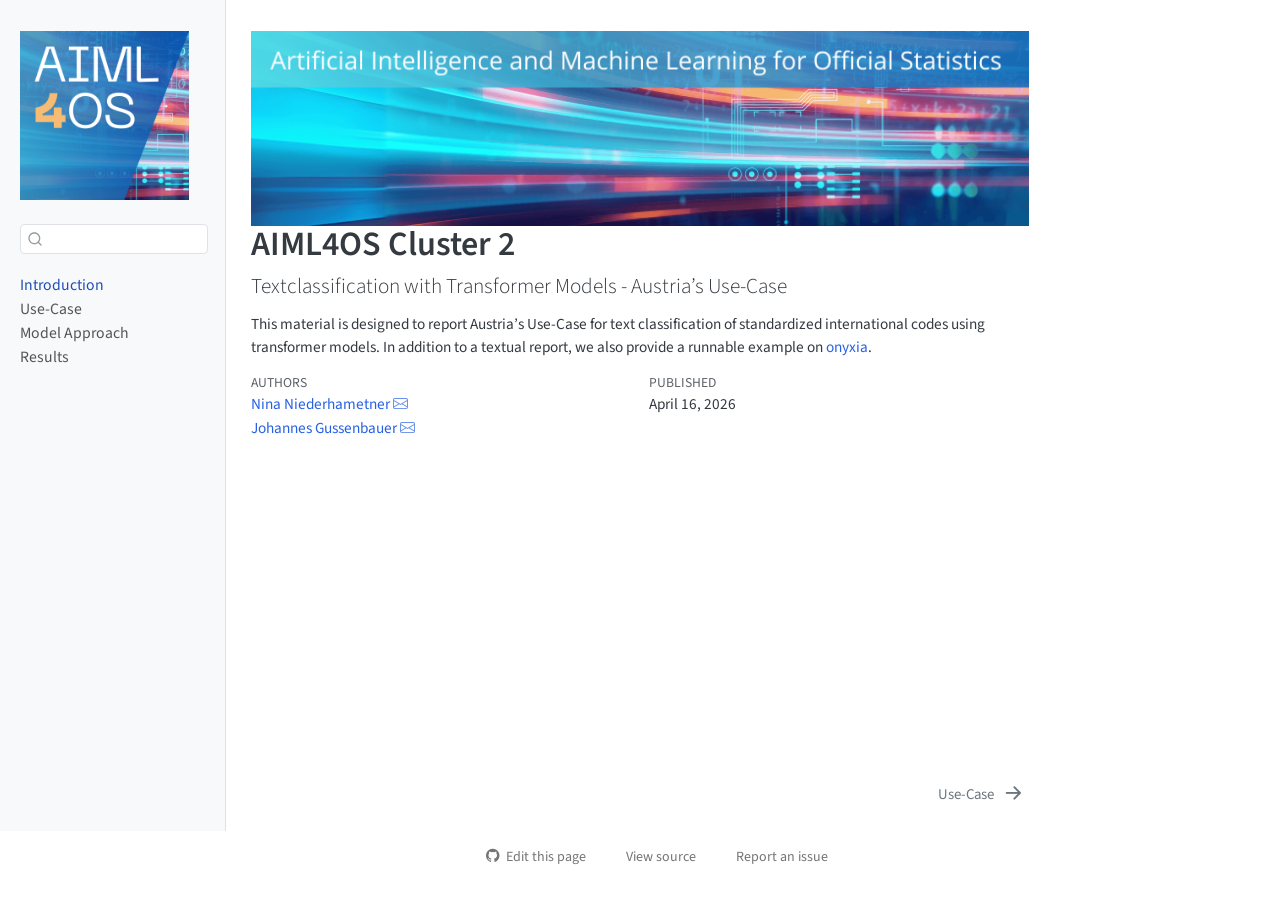
<file: index.html>
<!DOCTYPE html>
<html xmlns="http://www.w3.org/1999/xhtml" lang="en" xml:lang="en"><head>

<meta charset="utf-8">
<meta name="generator" content="quarto-1.10.18">

<meta name="viewport" content="width=device-width, initial-scale=1.0, user-scalable=yes">

<meta name="author" content="Nina Niederhametner">
<meta name="author" content="Johannes Gussenbauer">
<meta name="dcterms.date" content="2026-04-16">
<meta name="description" content="This material is designed to report Austria’s Use-Case for text classification of standardized international codes using transformer models. In addition to a textual report, we also provide a runnable example on onyxia.">

<title>AIML4OS Cluster 2 – AIML4OS WP10 - Cluster 2</title>
<style>
/* Default styles provided by pandoc.
** See https://pandoc.org/MANUAL.html#variables-for-html for config info.
*/
span.smallcaps{font-variant: small-caps;}
div.columns{display: flex; gap: 1.5em;}
div.column{flex: auto;}
@media screen {
div.columns{gap: min(4vw, 1.5em);}
div.column{overflow-x: auto;}
}
div.hanging-indent{margin-left: 1.5em; text-indent: -1.5em;}
ul.task-list{list-style: none;}
ul.task-list li input[type="checkbox"] {
  width: 0.8em;
  margin: 0 0.8em 0.2em -1em; /* quarto-specific, see https://github.com/quarto-dev/quarto-cli/issues/4556 */ 
  vertical-align: middle;
}
</style>


<script src="site_libs/quarto-nav/quarto-nav.js"></script>
<script src="site_libs/quarto-nav/headroom.min.js"></script>
<script src="site_libs/clipboard/clipboard.min.js"></script>
<script src="site_libs/quarto-search/autocomplete.umd.js"></script>
<script src="site_libs/quarto-search/fuse.min.js"></script>
<script src="site_libs/quarto-search/quarto-search.js"></script>
<meta name="quarto:offset" content="./">
<link href="./chapters/chapter1.html" rel="next">
<script src="site_libs/quarto-html/quarto.js" type="module"></script>
<script src="site_libs/quarto-html/tabsets/tabsets.js" type="module"></script>
<script src="site_libs/quarto-html/popper.min.js"></script>
<script src="site_libs/quarto-html/tippy.umd.min.js"></script>
<script src="site_libs/quarto-html/anchor.min.js"></script>
<link href="site_libs/quarto-html/tippy.css" rel="stylesheet">
<link href="site_libs/quarto-html/quarto-syntax-highlighting-64a204ab8560d761af7679ceaba22944.css" rel="stylesheet" id="quarto-text-highlighting-styles">
<script src="site_libs/bootstrap/bootstrap.min.js"></script>
<link href="site_libs/bootstrap/bootstrap-icons.css" rel="stylesheet">
<link href="site_libs/bootstrap/bootstrap-24c09a13944ec7e1f31d2917b1251fc2.min.css" rel="stylesheet" append-hash="true" id="quarto-bootstrap" data-mode="light">
<script id="quarto-search-options" type="application/json">{
  "location": "sidebar",
  "copy-button": false,
  "collapse-after": 3,
  "panel-placement": "start",
  "type": "textbox",
  "limit": 50,
  "keyboard-shortcut": [
    "f",
    "/",
    "s"
  ],
  "show-item-context": false,
  "language": {
    "search-no-results-text": "No results",
    "search-matching-documents-text": "matching documents",
    "search-copy-link-title": "Copy link to search",
    "search-hide-matches-text": "Hide additional matches",
    "search-more-match-text": "more match in this document",
    "search-more-matches-text": "more matches in this document",
    "search-clear-button-title": "Clear",
    "search-text-placeholder": "",
    "search-detached-cancel-button-title": "Cancel",
    "search-submit-button-title": "Submit",
    "search-label": "Search"
  }
}</script>


<link rel="stylesheet" href="styles.css">
</head>

<body class="nav-sidebar docked quarto-light">

<div id="quarto-search-results"></div>
  <header id="quarto-header" class="headroom fixed-top">
  <nav class="quarto-secondary-nav">
    <div class="container-fluid d-flex">
      <button type="button" class="quarto-btn-toggle btn" data-bs-toggle="collapse" role="button" data-bs-target=".quarto-sidebar-collapse-item" aria-controls="quarto-sidebar" aria-expanded="false" aria-label="Toggle sidebar navigation" onclick="if (window.quartoToggleHeadroom) { window.quartoToggleHeadroom(); }">
        <i class="bi bi-layout-text-sidebar-reverse"></i>
      </button>
        <nav class="quarto-page-breadcrumbs" aria-label="breadcrumb"><ol class="breadcrumb"><li class="breadcrumb-item"><a href="./index.html">Introduction</a></li></ol></nav>
        <a class="flex-grow-1" role="navigation" data-bs-toggle="collapse" data-bs-target=".quarto-sidebar-collapse-item" aria-controls="quarto-sidebar" aria-expanded="false" aria-label="Toggle sidebar navigation" onclick="if (window.quartoToggleHeadroom) { window.quartoToggleHeadroom(); }">      
        </a>
      <button type="button" class="btn quarto-search-button" aria-label="Search" onclick="window.quartoOpenSearch();">
        <i class="bi bi-search"></i>
      </button>
    </div>
  </nav>
</header>
<!-- content -->
<div id="quarto-content" class="quarto-container page-columns page-rows-contents page-layout-article">
<!-- sidebar -->
  <nav id="quarto-sidebar" class="sidebar collapse collapse-horizontal quarto-sidebar-collapse-item sidebar-navigation docked overflow-auto">
    <div class="pt-lg-2 mt-2 text-left sidebar-header">
      <a href="./index.html" class="sidebar-logo-link">
      <img src="./resources/profile/main3.png" alt="" class="sidebar-logo light-content py-0 d-lg-inline d-none">
      <img src="./resources/profile/main3.png" alt="" class="sidebar-logo dark-content py-0 d-lg-inline d-none">
      </a>
      </div>
        <div class="mt-2 flex-shrink-0 align-items-center">
        <div class="sidebar-search">
        <div id="quarto-search" class="" title="Search"></div>
        </div>
        </div>
    <div class="sidebar-menu-container"> 
    <ul class="list-unstyled mt-1">
        <li class="sidebar-item">
  <div class="sidebar-item-container"> 
  <a href="./index.html" class="sidebar-item-text sidebar-link active">
 <span class="menu-text">Introduction</span></a>
  </div>
</li>
        <li class="sidebar-item">
  <div class="sidebar-item-container"> 
  <a href="./chapters/chapter1.html" class="sidebar-item-text sidebar-link">
 <span class="menu-text">Use-Case</span></a>
  </div>
</li>
        <li class="sidebar-item">
  <div class="sidebar-item-container"> 
  <a href="./chapters/chapter2.html" class="sidebar-item-text sidebar-link">
 <span class="menu-text">Model Approach</span></a>
  </div>
</li>
        <li class="sidebar-item">
  <div class="sidebar-item-container"> 
  <a href="./chapters/chapter3.html" class="sidebar-item-text sidebar-link">
 <span class="menu-text">Results</span></a>
  </div>
</li>
    </ul>
    </div>
</nav>
<div id="quarto-sidebar-glass" class="quarto-sidebar-collapse-item" data-bs-toggle="collapse" data-bs-target=".quarto-sidebar-collapse-item"></div>
<!-- margin-sidebar -->
    <div id="quarto-margin-sidebar" class="sidebar margin-sidebar zindex-bottom">
        
    </div>
<!-- main -->
<main class="content" id="quarto-document-content">
<img src="resources/cover/main2.png" style="max-width:900px;width:100%">

<header id="title-block-header" class="quarto-title-block default">
<div class="quarto-title">
<h1 class="title">AIML4OS Cluster 2</h1>
<p class="subtitle lead">Textclassification with Transformer Models - Austria’s Use-Case</p>
</div>

<div>
  <div class="description">
    <p>This material is designed to report Austria’s Use-Case for text classification of standardized international codes using transformer models. In addition to a textual report, we also provide a runnable example on <a href="https://datalab.sspcloud.fr/launcher/ide/rstudio?name=Dev_Transformer_Classification&amp;version=2.4.5&amp;s3=region-79669f20&amp;init.personalInit=%C2%ABhttps%3A%2F%2Fraw.githubusercontent.com%2FAIML4OS%2FWP10_Cluster2_TransformerClassification%2Frefs%2Fheads%2Fr_template%2FAIML4OS-template-quarto-r-main%2Finit.sh%C2%BB&amp;git.repository=%C2%ABhttps%3A%2F%2Fgithub.com%2FAIML4OS%2FWP10_Cluster2_TransformerClassification%C2%BB&amp;git.branch=%C2%ABr_template%C2%BB&amp;autoLaunch=true">onyxia</a>.</p>
  </div>
</div>


<div class="quarto-title-meta">

    <div>
    <div class="quarto-title-meta-heading">Authors</div>
    <div class="quarto-title-meta-contents">
             <p><a href="https://github.com/ninanhm">Nina Niederhametner</a> <a href="mailto:nina.niederhametner@statistik.gv.at" class="quarto-title-author-email"><i class="bi bi-envelope"></i></a> </p>
             <p><a href="https://github.com/JahnnesGuss">Johannes Gussenbauer</a> <a href="mailto:johannes.gussenbauer@statistik.gv.at" class="quarto-title-author-email"><i class="bi bi-envelope"></i></a> </p>
          </div>
  </div>
    
    <div>
    <div class="quarto-title-meta-heading">Published</div>
    <div class="quarto-title-meta-contents">
      <p class="date">April 16, 2026</p>
    </div>
  </div>
  
    
  </div>
  


</header>





</main> <!-- /main -->
<script id="quarto-html-after-body" type="application/javascript">
  window.document.addEventListener("DOMContentLoaded", function (event) {
    const icon = "";
    const anchorJS = new window.AnchorJS();
    anchorJS.options = {
      placement: 'right',
      icon: icon
    };
    anchorJS.add('.anchored');
    const isCodeAnnotation = (el) => {
      for (const clz of el.classList) {
        if (clz.startsWith('code-annotation-')) {                     
          return true;
        }
      }
      return false;
    }
    const onCopySuccess = function(e) {
      // button target
      const button = e.trigger;
      // don't keep focus
      button.blur();
      // flash "checked"
      button.classList.add('code-copy-button-checked');
      var currentTitle = button.getAttribute("title");
      button.setAttribute("title", "Copied!");
      let tooltip;
      if (window.bootstrap) {
        button.setAttribute("data-bs-toggle", "tooltip");
        button.setAttribute("data-bs-placement", "left");
        button.setAttribute("data-bs-title", "Copied!");
        tooltip = new bootstrap.Tooltip(button, 
          { trigger: "manual", 
            customClass: "code-copy-button-tooltip",
            offset: [0, -8]});
        tooltip.show();    
      }
      setTimeout(function() {
        if (tooltip) {
          tooltip.hide();
          button.removeAttribute("data-bs-title");
          button.removeAttribute("data-bs-toggle");
          button.removeAttribute("data-bs-placement");
        }
        button.setAttribute("title", currentTitle);
        button.classList.remove('code-copy-button-checked');
      }, 1000);
      // clear code selection
      e.clearSelection();
    }
    const getTextToCopy = function(trigger) {
      const outerScaffold = trigger.parentElement.cloneNode(true);
      const codeEl = outerScaffold.querySelector('code');
      for (const childEl of codeEl.children) {
        if (isCodeAnnotation(childEl)) {
          childEl.remove();
        }
      }
      return codeEl.innerText;
    }
    const clipboard = new window.ClipboardJS('.code-copy-button:not([data-in-quarto-modal])', {
      text: getTextToCopy
    });
    clipboard.on('success', onCopySuccess);
    if (window.document.getElementById('quarto-embedded-source-code-modal')) {
      const clipboardModal = new window.ClipboardJS('.code-copy-button[data-in-quarto-modal]', {
        text: getTextToCopy,
        container: window.document.getElementById('quarto-embedded-source-code-modal')
      });
      clipboardModal.on('success', onCopySuccess);
    }
      var localhostRegex = new RegExp(/^(?:http|https):\/\/localhost\:?[0-9]*\//);
      var mailtoRegex = new RegExp(/^mailto:/);
        var filterRegex = new RegExp("https:\/\/AIML4OS\.github\.io\/WP10_Cluster2_TransformerClassification");
      var isInternal = (href) => {
          return filterRegex.test(href) || localhostRegex.test(href) || mailtoRegex.test(href);
      }
      // Inspect non-navigation links and adorn them if external
     var links = window.document.querySelectorAll('a[href]:not(.nav-link):not(.navbar-brand):not(.toc-action):not(.sidebar-link):not(.sidebar-item-toggle):not(.pagination-link):not(.no-external):not([aria-hidden]):not(.dropdown-item):not(.quarto-navigation-tool):not(.about-link)');
      for (var i=0; i<links.length; i++) {
        const link = links[i];
        if (!isInternal(link.href)) {
          // undo the damage that might have been done by quarto-nav.js in the case of
          // links that we want to consider external
          if (link.dataset.originalHref !== undefined) {
            link.href = link.dataset.originalHref;
          }
        }
      }
    function tippyHover(el, contentFn, onTriggerFn, onUntriggerFn) {
      const config = {
        allowHTML: true,
        maxWidth: 500,
        delay: 100,
        arrow: false,
        appendTo: function(el) {
            return el.parentElement;
        },
        interactive: true,
        interactiveBorder: 10,
        theme: 'quarto',
        placement: 'bottom-start',
      };
      if (contentFn) {
        config.content = contentFn;
      }
      if (onTriggerFn) {
        config.onTrigger = onTriggerFn;
      }
      if (onUntriggerFn) {
        config.onUntrigger = onUntriggerFn;
      }
      window.tippy(el, config); 
    }
    const noterefs = window.document.querySelectorAll('a[role="doc-noteref"]');
    for (var i=0; i<noterefs.length; i++) {
      const ref = noterefs[i];
      tippyHover(ref, function() {
        // use id or data attribute instead here
        let href = ref.getAttribute('data-footnote-href') || ref.getAttribute('href');
        try { href = new URL(href).hash; } catch {}
        const id = href.replace(/^#\/?/, "");
        const note = window.document.getElementById(id);
        if (note) {
          return note.innerHTML;
        } else {
          return "";
        }
      });
    }
    const xrefs = window.document.querySelectorAll('a.quarto-xref');
    const processXRef = (id, note) => {
      // Strip column container classes
      const stripColumnClz = (el) => {
        el.classList.remove("page-full", "page-columns");
        if (el.children) {
          for (const child of el.children) {
            stripColumnClz(child);
          }
        }
      }
      stripColumnClz(note)
      if (id === null || id.startsWith('sec-')) {
        // Special case sections, only their first couple elements
        const container = document.createElement("div");
        if (note.children && note.children.length > 2) {
          container.appendChild(note.children[0].cloneNode(true));
          for (let i = 1; i < note.children.length; i++) {
            const child = note.children[i];
            if (child.tagName === "P" && child.innerText === "") {
              continue;
            } else {
              container.appendChild(child.cloneNode(true));
              break;
            }
          }
          if (window.Quarto?.typesetMath) {
            window.Quarto.typesetMath(container);
          }
          return container.innerHTML
        } else {
          if (window.Quarto?.typesetMath) {
            window.Quarto.typesetMath(note);
          }
          return note.innerHTML;
        }
      } else {
        // Remove any anchor links if they are present
        const anchorLink = note.querySelector('a.anchorjs-link');
        if (anchorLink) {
          anchorLink.remove();
        }
        if (window.Quarto?.typesetMath) {
          window.Quarto.typesetMath(note);
        }
        if (note.classList.contains("callout")) {
          return note.outerHTML;
        } else {
          return note.innerHTML;
        }
      }
    }
    for (var i=0; i<xrefs.length; i++) {
      const xref = xrefs[i];
      tippyHover(xref, undefined, function(instance) {
        instance.disable();
        let url = xref.getAttribute('href');
        let hash = undefined; 
        if (url.startsWith('#')) {
          hash = url;
        } else {
          try { hash = new URL(url).hash; } catch {}
        }
        if (hash) {
          const id = hash.replace(/^#\/?/, "");
          const note = window.document.getElementById(id);
          if (note !== null) {
            try {
              const html = processXRef(id, note.cloneNode(true));
              instance.setContent(html);
            } finally {
              instance.enable();
              instance.show();
            }
          } else {
            // See if we can fetch this
            fetch(url.split('#')[0])
            .then(res => res.text())
            .then(html => {
              const parser = new DOMParser();
              const htmlDoc = parser.parseFromString(html, "text/html");
              const note = htmlDoc.getElementById(id);
              if (note !== null) {
                const html = processXRef(id, note);
                instance.setContent(html);
              } 
            }).finally(() => {
              instance.enable();
              instance.show();
            });
          }
        } else {
          // See if we can fetch a full url (with no hash to target)
          // This is a special case and we should probably do some content thinning / targeting
          fetch(url)
          .then(res => res.text())
          .then(html => {
            const parser = new DOMParser();
            const htmlDoc = parser.parseFromString(html, "text/html");
            const note = htmlDoc.querySelector('main.content');
            if (note !== null) {
              // This should only happen for chapter cross references
              // (since there is no id in the URL)
              // remove the first header
              if (note.children.length > 0 && note.children[0].tagName === "HEADER") {
                note.children[0].remove();
              }
              const html = processXRef(null, note);
              instance.setContent(html);
            } 
          }).finally(() => {
            instance.enable();
            instance.show();
          });
        }
      }, function(instance) {
      });
    }
        let selectedAnnoteEl;
        const selectorForAnnotation = ( cell, annotation) => {
          let cellAttr = 'data-code-cell="' + cell + '"';
          let lineAttr = 'data-code-annotation="' +  annotation + '"';
          const selector = 'span[' + cellAttr + '][' + lineAttr + ']';
          return selector;
        }
        const selectCodeLines = (annoteEl) => {
          const doc = window.document;
          const targetCell = annoteEl.getAttribute("data-target-cell");
          const targetAnnotation = annoteEl.getAttribute("data-target-annotation");
          const annoteSpan = window.document.querySelector(selectorForAnnotation(targetCell, targetAnnotation));
          const lines = annoteSpan.getAttribute("data-code-lines").split(",");
          const lineIds = lines.map((line) => {
            return targetCell + "-" + line;
          })
          let top = null;
          let height = null;
          let parent = null;
          if (lineIds.length > 0) {
              //compute the position of the single el (top and bottom and make a div)
              const el = window.document.getElementById(lineIds[0]);
              top = el.offsetTop;
              height = el.offsetHeight;
              parent = el.parentElement.parentElement;
            if (lineIds.length > 1) {
              const lastEl = window.document.getElementById(lineIds[lineIds.length - 1]);
              const bottom = lastEl.offsetTop + lastEl.offsetHeight;
              height = bottom - top;
            }
            if (top !== null && height !== null && parent !== null) {
              // cook up a div (if necessary) and position it 
              let div = window.document.getElementById("code-annotation-line-highlight");
              if (div === null) {
                div = window.document.createElement("div");
                div.setAttribute("id", "code-annotation-line-highlight");
                div.style.position = 'absolute';
                parent.appendChild(div);
              }
              div.style.top = top - 2 + "px";
              div.style.height = height + 4 + "px";
              div.style.left = 0;
              let gutterDiv = window.document.getElementById("code-annotation-line-highlight-gutter");
              if (gutterDiv === null) {
                gutterDiv = window.document.createElement("div");
                gutterDiv.setAttribute("id", "code-annotation-line-highlight-gutter");
                gutterDiv.style.position = 'absolute';
                const codeCell = window.document.getElementById(targetCell);
                const gutter = codeCell.querySelector('.code-annotation-gutter');
                gutter.appendChild(gutterDiv);
              }
              gutterDiv.style.top = top - 2 + "px";
              gutterDiv.style.height = height + 4 + "px";
            }
            selectedAnnoteEl = annoteEl;
          }
        };
        const unselectCodeLines = () => {
          const elementsIds = ["code-annotation-line-highlight", "code-annotation-line-highlight-gutter"];
          elementsIds.forEach((elId) => {
            const div = window.document.getElementById(elId);
            if (div) {
              div.remove();
            }
          });
          selectedAnnoteEl = undefined;
        };
          // Handle positioning of the toggle
      window.addEventListener(
        "resize",
        throttle(() => {
          elRect = undefined;
          if (selectedAnnoteEl) {
            selectCodeLines(selectedAnnoteEl);
          }
        }, 10)
      );
      function throttle(fn, ms) {
      let throttle = false;
      let timer;
        return (...args) => {
          if(!throttle) { // first call gets through
              fn.apply(this, args);
              throttle = true;
          } else { // all the others get throttled
              if(timer) clearTimeout(timer); // cancel #2
              timer = setTimeout(() => {
                fn.apply(this, args);
                timer = throttle = false;
              }, ms);
          }
        };
      }
        // Attach click handler to the DT
        const annoteDls = window.document.querySelectorAll('dt[data-target-cell]');
        for (const annoteDlNode of annoteDls) {
          annoteDlNode.addEventListener('click', (event) => {
            const clickedEl = event.target;
            if (clickedEl !== selectedAnnoteEl) {
              unselectCodeLines();
              const activeEl = window.document.querySelector('dt[data-target-cell].code-annotation-active');
              if (activeEl) {
                activeEl.classList.remove('code-annotation-active');
              }
              selectCodeLines(clickedEl);
              clickedEl.classList.add('code-annotation-active');
            } else {
              // Unselect the line
              unselectCodeLines();
              clickedEl.classList.remove('code-annotation-active');
            }
          });
        }
    const findCites = (el) => {
      const parentEl = el.parentElement;
      if (parentEl) {
        const cites = parentEl.dataset.cites;
        if (cites) {
          return {
            el,
            cites: cites.split(' ')
          };
        } else {
          return findCites(el.parentElement)
        }
      } else {
        return undefined;
      }
    };
    var bibliorefs = window.document.querySelectorAll('a[role="doc-biblioref"]');
    for (var i=0; i<bibliorefs.length; i++) {
      const ref = bibliorefs[i];
      const citeInfo = findCites(ref);
      if (citeInfo) {
        tippyHover(citeInfo.el, function() {
          var popup = window.document.createElement('div');
          citeInfo.cites.forEach(function(cite) {
            var citeDiv = window.document.createElement('div');
            citeDiv.classList.add('hanging-indent');
            citeDiv.classList.add('csl-entry');
            var biblioDiv = window.document.getElementById('ref-' + cite);
            if (biblioDiv) {
              citeDiv.innerHTML = biblioDiv.innerHTML;
            }
            popup.appendChild(citeDiv);
          });
          return popup.innerHTML;
        });
      }
    }
  });
  </script>
<nav class="page-navigation">
  <div class="nav-page nav-page-previous">
  </div>
  <div class="nav-page nav-page-next">
      <a href="./chapters/chapter1.html" class="pagination-link" aria-label="Use-Case">
        <span class="nav-page-text">Use-Case</span> <i class="bi bi-arrow-right-short"></i>
      </a>
  </div>
</nav>
</div> <!-- /content -->




<footer class="footer"><div class="nav-footer"><div class="nav-footer-center"><div class="toc-actions"><ul><li><a href="https://github.com/AIML4OS/WP10_Cluster2_TransformerClassification/edit/main/index.qmd" class="toc-action"><i class="bi bi-github"></i>Edit this page</a></li><li><a href="https://github.com/AIML4OS/WP10_Cluster2_TransformerClassification/blob/main/index.qmd" class="toc-action"><i class="bi empty"></i>View source</a></li><li><a href="https://github.com/AIML4OS/WP10_Cluster2_TransformerClassification/issues/new" class="toc-action"><i class="bi empty"></i>Report an issue</a></li></ul></div></div></div></footer></body></html>
</file>
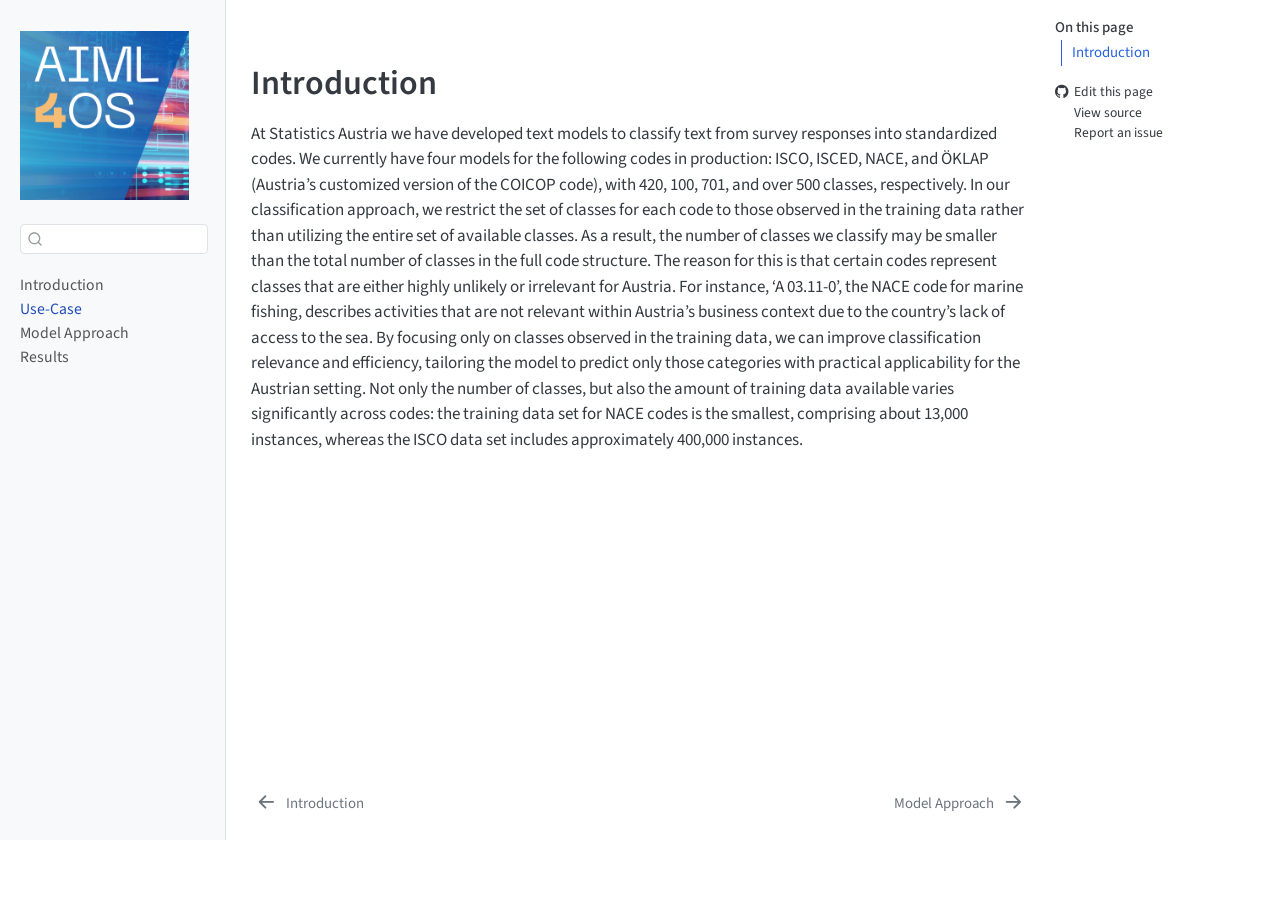
<file: chapters/chapter1.html>
<!DOCTYPE html>
<html xmlns="http://www.w3.org/1999/xhtml" lang="en" xml:lang="en"><head>

<meta charset="utf-8">
<meta name="generator" content="quarto-1.10.18">

<meta name="viewport" content="width=device-width, initial-scale=1.0, user-scalable=yes">


<title>chapter1 – AIML4OS WP10 - Cluster 2</title>
<style>
/* Default styles provided by pandoc.
** See https://pandoc.org/MANUAL.html#variables-for-html for config info.
*/
span.smallcaps{font-variant: small-caps;}
div.columns{display: flex; gap: 1.5em;}
div.column{flex: auto;}
@media screen {
div.columns{gap: min(4vw, 1.5em);}
div.column{overflow-x: auto;}
}
div.hanging-indent{margin-left: 1.5em; text-indent: -1.5em;}
ul.task-list{list-style: none;}
ul.task-list li input[type="checkbox"] {
  width: 0.8em;
  margin: 0 0.8em 0.2em -1em; /* quarto-specific, see https://github.com/quarto-dev/quarto-cli/issues/4556 */ 
  vertical-align: middle;
}
</style>


<script src="../site_libs/quarto-nav/quarto-nav.js"></script>
<script src="../site_libs/quarto-nav/headroom.min.js"></script>
<script src="../site_libs/clipboard/clipboard.min.js"></script>
<script src="../site_libs/quarto-search/autocomplete.umd.js"></script>
<script src="../site_libs/quarto-search/fuse.min.js"></script>
<script src="../site_libs/quarto-search/quarto-search.js"></script>
<meta name="quarto:offset" content="../">
<link href="../chapters/chapter2.html" rel="next">
<link href="../index.html" rel="prev">
<script src="../site_libs/quarto-html/quarto.js" type="module"></script>
<script src="../site_libs/quarto-html/tabsets/tabsets.js" type="module"></script>
<script src="../site_libs/quarto-html/popper.min.js"></script>
<script src="../site_libs/quarto-html/tippy.umd.min.js"></script>
<script src="../site_libs/quarto-html/anchor.min.js"></script>
<link href="../site_libs/quarto-html/tippy.css" rel="stylesheet">
<link href="../site_libs/quarto-html/quarto-syntax-highlighting-64a204ab8560d761af7679ceaba22944.css" rel="stylesheet" id="quarto-text-highlighting-styles">
<script src="../site_libs/bootstrap/bootstrap.min.js"></script>
<link href="../site_libs/bootstrap/bootstrap-icons.css" rel="stylesheet">
<link href="../site_libs/bootstrap/bootstrap-24c09a13944ec7e1f31d2917b1251fc2.min.css" rel="stylesheet" append-hash="true" id="quarto-bootstrap" data-mode="light">
<script id="quarto-search-options" type="application/json">{
  "location": "sidebar",
  "copy-button": false,
  "collapse-after": 3,
  "panel-placement": "start",
  "type": "textbox",
  "limit": 50,
  "keyboard-shortcut": [
    "f",
    "/",
    "s"
  ],
  "show-item-context": false,
  "language": {
    "search-no-results-text": "No results",
    "search-matching-documents-text": "matching documents",
    "search-copy-link-title": "Copy link to search",
    "search-hide-matches-text": "Hide additional matches",
    "search-more-match-text": "more match in this document",
    "search-more-matches-text": "more matches in this document",
    "search-clear-button-title": "Clear",
    "search-text-placeholder": "",
    "search-detached-cancel-button-title": "Cancel",
    "search-submit-button-title": "Submit",
    "search-label": "Search"
  }
}</script>


<link rel="stylesheet" href="../styles.css">
</head>

<body class="nav-sidebar docked quarto-light">

<div id="quarto-search-results"></div>
  <header id="quarto-header" class="headroom fixed-top">
  <nav class="quarto-secondary-nav">
    <div class="container-fluid d-flex">
      <button type="button" class="quarto-btn-toggle btn" data-bs-toggle="collapse" role="button" data-bs-target=".quarto-sidebar-collapse-item" aria-controls="quarto-sidebar" aria-expanded="false" aria-label="Toggle sidebar navigation" onclick="if (window.quartoToggleHeadroom) { window.quartoToggleHeadroom(); }">
        <i class="bi bi-layout-text-sidebar-reverse"></i>
      </button>
        <nav class="quarto-page-breadcrumbs" aria-label="breadcrumb"><ol class="breadcrumb"><li class="breadcrumb-item"><a href="../chapters/chapter1.html">Use-Case</a></li></ol></nav>
        <a class="flex-grow-1" role="navigation" data-bs-toggle="collapse" data-bs-target=".quarto-sidebar-collapse-item" aria-controls="quarto-sidebar" aria-expanded="false" aria-label="Toggle sidebar navigation" onclick="if (window.quartoToggleHeadroom) { window.quartoToggleHeadroom(); }">      
        </a>
      <button type="button" class="btn quarto-search-button" aria-label="Search" onclick="window.quartoOpenSearch();">
        <i class="bi bi-search"></i>
      </button>
    </div>
  </nav>
</header>
<!-- content -->
<div id="quarto-content" class="quarto-container page-columns page-rows-contents page-layout-article">
<!-- sidebar -->
  <nav id="quarto-sidebar" class="sidebar collapse collapse-horizontal quarto-sidebar-collapse-item sidebar-navigation docked overflow-auto">
    <div class="pt-lg-2 mt-2 text-left sidebar-header">
      <a href="../index.html" class="sidebar-logo-link">
      <img src="../resources/profile/main3.png" alt="" class="sidebar-logo light-content py-0 d-lg-inline d-none">
      <img src="../resources/profile/main3.png" alt="" class="sidebar-logo dark-content py-0 d-lg-inline d-none">
      </a>
      </div>
        <div class="mt-2 flex-shrink-0 align-items-center">
        <div class="sidebar-search">
        <div id="quarto-search" class="" title="Search"></div>
        </div>
        </div>
    <div class="sidebar-menu-container"> 
    <ul class="list-unstyled mt-1">
        <li class="sidebar-item">
  <div class="sidebar-item-container"> 
  <a href="../index.html" class="sidebar-item-text sidebar-link">
 <span class="menu-text">Introduction</span></a>
  </div>
</li>
        <li class="sidebar-item">
  <div class="sidebar-item-container"> 
  <a href="../chapters/chapter1.html" class="sidebar-item-text sidebar-link active">
 <span class="menu-text">Use-Case</span></a>
  </div>
</li>
        <li class="sidebar-item">
  <div class="sidebar-item-container"> 
  <a href="../chapters/chapter2.html" class="sidebar-item-text sidebar-link">
 <span class="menu-text">Model Approach</span></a>
  </div>
</li>
        <li class="sidebar-item">
  <div class="sidebar-item-container"> 
  <a href="../chapters/chapter3.html" class="sidebar-item-text sidebar-link">
 <span class="menu-text">Results</span></a>
  </div>
</li>
    </ul>
    </div>
</nav>
<div id="quarto-sidebar-glass" class="quarto-sidebar-collapse-item" data-bs-toggle="collapse" data-bs-target=".quarto-sidebar-collapse-item"></div>
<!-- margin-sidebar -->
    <div id="quarto-margin-sidebar" class="sidebar margin-sidebar">
        <nav id="TOC" role="doc-toc" class="toc-active">
    <h2 id="toc-title">On this page</h2>
   
  <ul>
  <li><a href="#introduction" id="toc-introduction" class="nav-link active" data-scroll-target="#introduction">Introduction</a></li>
  </ul>
<div class="toc-actions"><ul><li><a href="https://github.com/AIML4OS/WP10_Cluster2_TransformerClassification/edit/main/chapters/chapter1.qmd" class="toc-action"><i class="bi bi-github"></i>Edit this page</a></li><li><a href="https://github.com/AIML4OS/WP10_Cluster2_TransformerClassification/blob/main/chapters/chapter1.qmd" class="toc-action"><i class="bi empty"></i>View source</a></li><li><a href="https://github.com/AIML4OS/WP10_Cluster2_TransformerClassification/issues/new" class="toc-action"><i class="bi empty"></i>Report an issue</a></li></ul></div></nav>
    </div>
<!-- main -->
<main class="content" id="quarto-document-content"><header id="title-block-header" class="quarto-title-block"></header>




<section id="introduction" class="level1">
<h1>Introduction</h1>
<p>At Statistics Austria we have developed text models to classify text from survey responses into standardized codes. We currently have four models for the following codes in production: ISCO, ISCED, NACE, and ÖKLAP (Austria’s customized version of the COICOP code), with 420, 100, 701, and over 500 classes, respectively. In our classification approach, we restrict the set of classes for each code to those observed in the training data rather than utilizing the entire set of available classes. As a result, the number of classes we classify may be smaller than the total number of classes in the full code structure. The reason for this is that certain codes represent classes that are either highly unlikely or irrelevant for Austria. For instance, ‘A 03.11-0’, the NACE code for marine fishing, describes activities that are not relevant within Austria’s business context due to the country’s lack of access to the sea. By focusing only on classes observed in the training data, we can improve classification relevance and efficiency, tailoring the model to predict only those categories with practical applicability for the Austrian setting. Not only the number of classes, but also the amount of training data available varies significantly across codes: the training data set for NACE codes is the smallest, comprising about 13,000 instances, whereas the ISCO data set includes approximately 400,000 instances.</p>


</section>

</main> <!-- /main -->
<script id="quarto-html-after-body" type="application/javascript">
  window.document.addEventListener("DOMContentLoaded", function (event) {
    const icon = "";
    const anchorJS = new window.AnchorJS();
    anchorJS.options = {
      placement: 'right',
      icon: icon
    };
    anchorJS.add('.anchored');
    const isCodeAnnotation = (el) => {
      for (const clz of el.classList) {
        if (clz.startsWith('code-annotation-')) {                     
          return true;
        }
      }
      return false;
    }
    const onCopySuccess = function(e) {
      // button target
      const button = e.trigger;
      // don't keep focus
      button.blur();
      // flash "checked"
      button.classList.add('code-copy-button-checked');
      var currentTitle = button.getAttribute("title");
      button.setAttribute("title", "Copied!");
      let tooltip;
      if (window.bootstrap) {
        button.setAttribute("data-bs-toggle", "tooltip");
        button.setAttribute("data-bs-placement", "left");
        button.setAttribute("data-bs-title", "Copied!");
        tooltip = new bootstrap.Tooltip(button, 
          { trigger: "manual", 
            customClass: "code-copy-button-tooltip",
            offset: [0, -8]});
        tooltip.show();    
      }
      setTimeout(function() {
        if (tooltip) {
          tooltip.hide();
          button.removeAttribute("data-bs-title");
          button.removeAttribute("data-bs-toggle");
          button.removeAttribute("data-bs-placement");
        }
        button.setAttribute("title", currentTitle);
        button.classList.remove('code-copy-button-checked');
      }, 1000);
      // clear code selection
      e.clearSelection();
    }
    const getTextToCopy = function(trigger) {
      const outerScaffold = trigger.parentElement.cloneNode(true);
      const codeEl = outerScaffold.querySelector('code');
      for (const childEl of codeEl.children) {
        if (isCodeAnnotation(childEl)) {
          childEl.remove();
        }
      }
      return codeEl.innerText;
    }
    const clipboard = new window.ClipboardJS('.code-copy-button:not([data-in-quarto-modal])', {
      text: getTextToCopy
    });
    clipboard.on('success', onCopySuccess);
    if (window.document.getElementById('quarto-embedded-source-code-modal')) {
      const clipboardModal = new window.ClipboardJS('.code-copy-button[data-in-quarto-modal]', {
        text: getTextToCopy,
        container: window.document.getElementById('quarto-embedded-source-code-modal')
      });
      clipboardModal.on('success', onCopySuccess);
    }
      var localhostRegex = new RegExp(/^(?:http|https):\/\/localhost\:?[0-9]*\//);
      var mailtoRegex = new RegExp(/^mailto:/);
        var filterRegex = new RegExp("https:\/\/AIML4OS\.github\.io\/WP10_Cluster2_TransformerClassification");
      var isInternal = (href) => {
          return filterRegex.test(href) || localhostRegex.test(href) || mailtoRegex.test(href);
      }
      // Inspect non-navigation links and adorn them if external
     var links = window.document.querySelectorAll('a[href]:not(.nav-link):not(.navbar-brand):not(.toc-action):not(.sidebar-link):not(.sidebar-item-toggle):not(.pagination-link):not(.no-external):not([aria-hidden]):not(.dropdown-item):not(.quarto-navigation-tool):not(.about-link)');
      for (var i=0; i<links.length; i++) {
        const link = links[i];
        if (!isInternal(link.href)) {
          // undo the damage that might have been done by quarto-nav.js in the case of
          // links that we want to consider external
          if (link.dataset.originalHref !== undefined) {
            link.href = link.dataset.originalHref;
          }
        }
      }
    function tippyHover(el, contentFn, onTriggerFn, onUntriggerFn) {
      const config = {
        allowHTML: true,
        maxWidth: 500,
        delay: 100,
        arrow: false,
        appendTo: function(el) {
            return el.parentElement;
        },
        interactive: true,
        interactiveBorder: 10,
        theme: 'quarto',
        placement: 'bottom-start',
      };
      if (contentFn) {
        config.content = contentFn;
      }
      if (onTriggerFn) {
        config.onTrigger = onTriggerFn;
      }
      if (onUntriggerFn) {
        config.onUntrigger = onUntriggerFn;
      }
      window.tippy(el, config); 
    }
    const noterefs = window.document.querySelectorAll('a[role="doc-noteref"]');
    for (var i=0; i<noterefs.length; i++) {
      const ref = noterefs[i];
      tippyHover(ref, function() {
        // use id or data attribute instead here
        let href = ref.getAttribute('data-footnote-href') || ref.getAttribute('href');
        try { href = new URL(href).hash; } catch {}
        const id = href.replace(/^#\/?/, "");
        const note = window.document.getElementById(id);
        if (note) {
          return note.innerHTML;
        } else {
          return "";
        }
      });
    }
    const xrefs = window.document.querySelectorAll('a.quarto-xref');
    const processXRef = (id, note) => {
      // Strip column container classes
      const stripColumnClz = (el) => {
        el.classList.remove("page-full", "page-columns");
        if (el.children) {
          for (const child of el.children) {
            stripColumnClz(child);
          }
        }
      }
      stripColumnClz(note)
      if (id === null || id.startsWith('sec-')) {
        // Special case sections, only their first couple elements
        const container = document.createElement("div");
        if (note.children && note.children.length > 2) {
          container.appendChild(note.children[0].cloneNode(true));
          for (let i = 1; i < note.children.length; i++) {
            const child = note.children[i];
            if (child.tagName === "P" && child.innerText === "") {
              continue;
            } else {
              container.appendChild(child.cloneNode(true));
              break;
            }
          }
          if (window.Quarto?.typesetMath) {
            window.Quarto.typesetMath(container);
          }
          return container.innerHTML
        } else {
          if (window.Quarto?.typesetMath) {
            window.Quarto.typesetMath(note);
          }
          return note.innerHTML;
        }
      } else {
        // Remove any anchor links if they are present
        const anchorLink = note.querySelector('a.anchorjs-link');
        if (anchorLink) {
          anchorLink.remove();
        }
        if (window.Quarto?.typesetMath) {
          window.Quarto.typesetMath(note);
        }
        if (note.classList.contains("callout")) {
          return note.outerHTML;
        } else {
          return note.innerHTML;
        }
      }
    }
    for (var i=0; i<xrefs.length; i++) {
      const xref = xrefs[i];
      tippyHover(xref, undefined, function(instance) {
        instance.disable();
        let url = xref.getAttribute('href');
        let hash = undefined; 
        if (url.startsWith('#')) {
          hash = url;
        } else {
          try { hash = new URL(url).hash; } catch {}
        }
        if (hash) {
          const id = hash.replace(/^#\/?/, "");
          const note = window.document.getElementById(id);
          if (note !== null) {
            try {
              const html = processXRef(id, note.cloneNode(true));
              instance.setContent(html);
            } finally {
              instance.enable();
              instance.show();
            }
          } else {
            // See if we can fetch this
            fetch(url.split('#')[0])
            .then(res => res.text())
            .then(html => {
              const parser = new DOMParser();
              const htmlDoc = parser.parseFromString(html, "text/html");
              const note = htmlDoc.getElementById(id);
              if (note !== null) {
                const html = processXRef(id, note);
                instance.setContent(html);
              } 
            }).finally(() => {
              instance.enable();
              instance.show();
            });
          }
        } else {
          // See if we can fetch a full url (with no hash to target)
          // This is a special case and we should probably do some content thinning / targeting
          fetch(url)
          .then(res => res.text())
          .then(html => {
            const parser = new DOMParser();
            const htmlDoc = parser.parseFromString(html, "text/html");
            const note = htmlDoc.querySelector('main.content');
            if (note !== null) {
              // This should only happen for chapter cross references
              // (since there is no id in the URL)
              // remove the first header
              if (note.children.length > 0 && note.children[0].tagName === "HEADER") {
                note.children[0].remove();
              }
              const html = processXRef(null, note);
              instance.setContent(html);
            } 
          }).finally(() => {
            instance.enable();
            instance.show();
          });
        }
      }, function(instance) {
      });
    }
        let selectedAnnoteEl;
        const selectorForAnnotation = ( cell, annotation) => {
          let cellAttr = 'data-code-cell="' + cell + '"';
          let lineAttr = 'data-code-annotation="' +  annotation + '"';
          const selector = 'span[' + cellAttr + '][' + lineAttr + ']';
          return selector;
        }
        const selectCodeLines = (annoteEl) => {
          const doc = window.document;
          const targetCell = annoteEl.getAttribute("data-target-cell");
          const targetAnnotation = annoteEl.getAttribute("data-target-annotation");
          const annoteSpan = window.document.querySelector(selectorForAnnotation(targetCell, targetAnnotation));
          const lines = annoteSpan.getAttribute("data-code-lines").split(",");
          const lineIds = lines.map((line) => {
            return targetCell + "-" + line;
          })
          let top = null;
          let height = null;
          let parent = null;
          if (lineIds.length > 0) {
              //compute the position of the single el (top and bottom and make a div)
              const el = window.document.getElementById(lineIds[0]);
              top = el.offsetTop;
              height = el.offsetHeight;
              parent = el.parentElement.parentElement;
            if (lineIds.length > 1) {
              const lastEl = window.document.getElementById(lineIds[lineIds.length - 1]);
              const bottom = lastEl.offsetTop + lastEl.offsetHeight;
              height = bottom - top;
            }
            if (top !== null && height !== null && parent !== null) {
              // cook up a div (if necessary) and position it 
              let div = window.document.getElementById("code-annotation-line-highlight");
              if (div === null) {
                div = window.document.createElement("div");
                div.setAttribute("id", "code-annotation-line-highlight");
                div.style.position = 'absolute';
                parent.appendChild(div);
              }
              div.style.top = top - 2 + "px";
              div.style.height = height + 4 + "px";
              div.style.left = 0;
              let gutterDiv = window.document.getElementById("code-annotation-line-highlight-gutter");
              if (gutterDiv === null) {
                gutterDiv = window.document.createElement("div");
                gutterDiv.setAttribute("id", "code-annotation-line-highlight-gutter");
                gutterDiv.style.position = 'absolute';
                const codeCell = window.document.getElementById(targetCell);
                const gutter = codeCell.querySelector('.code-annotation-gutter');
                gutter.appendChild(gutterDiv);
              }
              gutterDiv.style.top = top - 2 + "px";
              gutterDiv.style.height = height + 4 + "px";
            }
            selectedAnnoteEl = annoteEl;
          }
        };
        const unselectCodeLines = () => {
          const elementsIds = ["code-annotation-line-highlight", "code-annotation-line-highlight-gutter"];
          elementsIds.forEach((elId) => {
            const div = window.document.getElementById(elId);
            if (div) {
              div.remove();
            }
          });
          selectedAnnoteEl = undefined;
        };
          // Handle positioning of the toggle
      window.addEventListener(
        "resize",
        throttle(() => {
          elRect = undefined;
          if (selectedAnnoteEl) {
            selectCodeLines(selectedAnnoteEl);
          }
        }, 10)
      );
      function throttle(fn, ms) {
      let throttle = false;
      let timer;
        return (...args) => {
          if(!throttle) { // first call gets through
              fn.apply(this, args);
              throttle = true;
          } else { // all the others get throttled
              if(timer) clearTimeout(timer); // cancel #2
              timer = setTimeout(() => {
                fn.apply(this, args);
                timer = throttle = false;
              }, ms);
          }
        };
      }
        // Attach click handler to the DT
        const annoteDls = window.document.querySelectorAll('dt[data-target-cell]');
        for (const annoteDlNode of annoteDls) {
          annoteDlNode.addEventListener('click', (event) => {
            const clickedEl = event.target;
            if (clickedEl !== selectedAnnoteEl) {
              unselectCodeLines();
              const activeEl = window.document.querySelector('dt[data-target-cell].code-annotation-active');
              if (activeEl) {
                activeEl.classList.remove('code-annotation-active');
              }
              selectCodeLines(clickedEl);
              clickedEl.classList.add('code-annotation-active');
            } else {
              // Unselect the line
              unselectCodeLines();
              clickedEl.classList.remove('code-annotation-active');
            }
          });
        }
    const findCites = (el) => {
      const parentEl = el.parentElement;
      if (parentEl) {
        const cites = parentEl.dataset.cites;
        if (cites) {
          return {
            el,
            cites: cites.split(' ')
          };
        } else {
          return findCites(el.parentElement)
        }
      } else {
        return undefined;
      }
    };
    var bibliorefs = window.document.querySelectorAll('a[role="doc-biblioref"]');
    for (var i=0; i<bibliorefs.length; i++) {
      const ref = bibliorefs[i];
      const citeInfo = findCites(ref);
      if (citeInfo) {
        tippyHover(citeInfo.el, function() {
          var popup = window.document.createElement('div');
          citeInfo.cites.forEach(function(cite) {
            var citeDiv = window.document.createElement('div');
            citeDiv.classList.add('hanging-indent');
            citeDiv.classList.add('csl-entry');
            var biblioDiv = window.document.getElementById('ref-' + cite);
            if (biblioDiv) {
              citeDiv.innerHTML = biblioDiv.innerHTML;
            }
            popup.appendChild(citeDiv);
          });
          return popup.innerHTML;
        });
      }
    }
  });
  </script>
<nav class="page-navigation">
  <div class="nav-page nav-page-previous">
      <a href="../index.html" class="pagination-link" aria-label="Introduction">
        <i class="bi bi-arrow-left-short"></i> <span class="nav-page-text">Introduction</span>
      </a>          
  </div>
  <div class="nav-page nav-page-next">
      <a href="../chapters/chapter2.html" class="pagination-link" aria-label="Model Approach">
        <span class="nav-page-text">Model Approach</span> <i class="bi bi-arrow-right-short"></i>
      </a>
  </div>
</nav>
</div> <!-- /content -->




<footer class="footer"><div class="nav-footer"><div class="nav-footer-center"><div class="toc-actions d-sm-block d-md-none"><ul><li><a href="https://github.com/AIML4OS/WP10_Cluster2_TransformerClassification/edit/main/chapters/chapter1.qmd" class="toc-action"><i class="bi bi-github"></i>Edit this page</a></li><li><a href="https://github.com/AIML4OS/WP10_Cluster2_TransformerClassification/blob/main/chapters/chapter1.qmd" class="toc-action"><i class="bi empty"></i>View source</a></li><li><a href="https://github.com/AIML4OS/WP10_Cluster2_TransformerClassification/issues/new" class="toc-action"><i class="bi empty"></i>Report an issue</a></li></ul></div></div></div></footer></body></html>
</file>
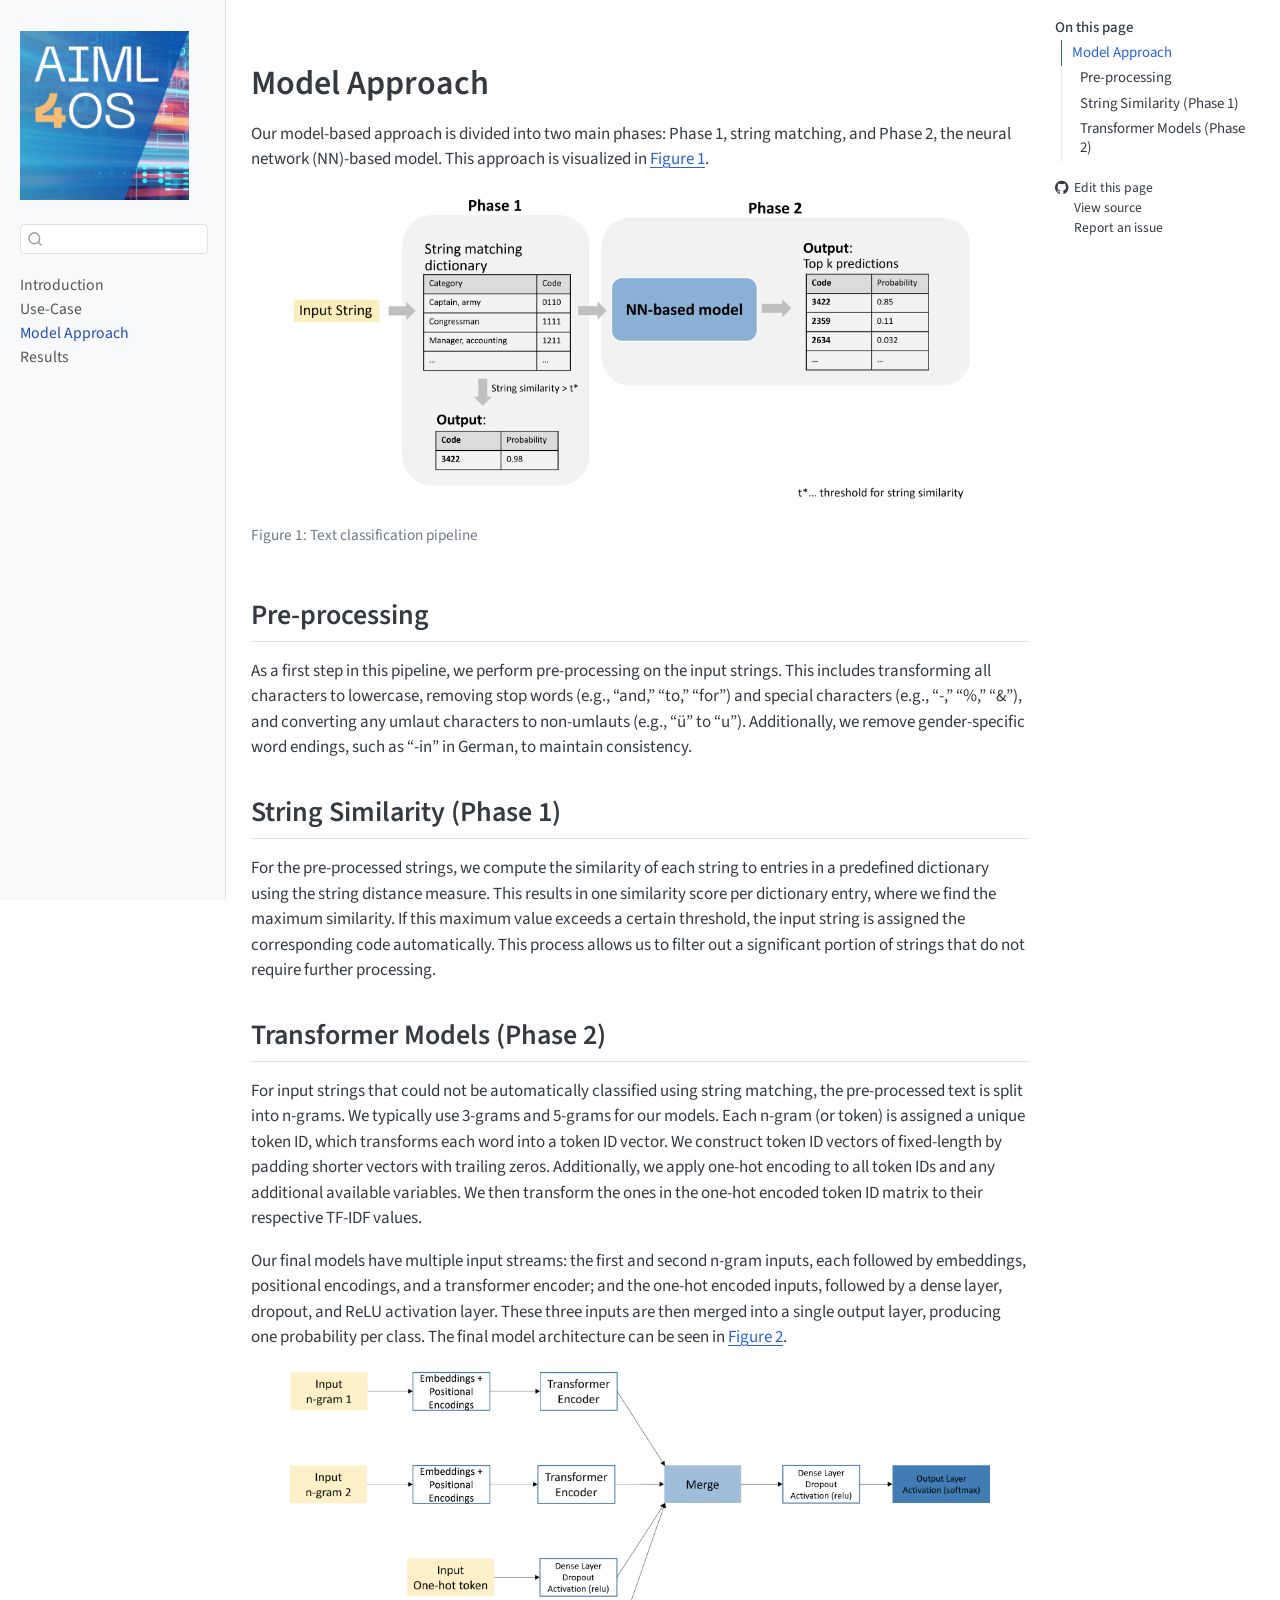
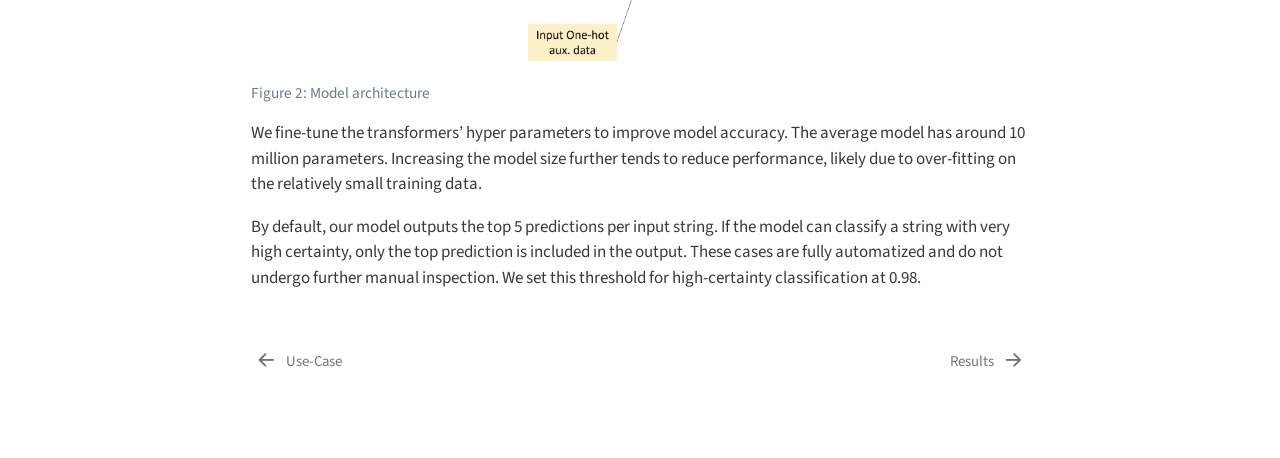
<file: chapters/chapter2.html>
<!DOCTYPE html>
<html xmlns="http://www.w3.org/1999/xhtml" lang="en" xml:lang="en"><head>

<meta charset="utf-8">
<meta name="generator" content="quarto-1.10.18">

<meta name="viewport" content="width=device-width, initial-scale=1.0, user-scalable=yes">


<title>chapter2 – AIML4OS WP10 - Cluster 2</title>
<style>
/* Default styles provided by pandoc.
** See https://pandoc.org/MANUAL.html#variables-for-html for config info.
*/
span.smallcaps{font-variant: small-caps;}
div.columns{display: flex; gap: 1.5em;}
div.column{flex: auto;}
@media screen {
div.columns{gap: min(4vw, 1.5em);}
div.column{overflow-x: auto;}
}
div.hanging-indent{margin-left: 1.5em; text-indent: -1.5em;}
ul.task-list{list-style: none;}
ul.task-list li input[type="checkbox"] {
  width: 0.8em;
  margin: 0 0.8em 0.2em -1em; /* quarto-specific, see https://github.com/quarto-dev/quarto-cli/issues/4556 */ 
  vertical-align: middle;
}
</style>


<script src="../site_libs/quarto-nav/quarto-nav.js"></script>
<script src="../site_libs/quarto-nav/headroom.min.js"></script>
<script src="../site_libs/clipboard/clipboard.min.js"></script>
<script src="../site_libs/quarto-search/autocomplete.umd.js"></script>
<script src="../site_libs/quarto-search/fuse.min.js"></script>
<script src="../site_libs/quarto-search/quarto-search.js"></script>
<meta name="quarto:offset" content="../">
<link href="../chapters/chapter3.html" rel="next">
<link href="../chapters/chapter1.html" rel="prev">
<script src="../site_libs/quarto-html/quarto.js" type="module"></script>
<script src="../site_libs/quarto-html/tabsets/tabsets.js" type="module"></script>
<script src="../site_libs/quarto-html/popper.min.js"></script>
<script src="../site_libs/quarto-html/tippy.umd.min.js"></script>
<script src="../site_libs/quarto-html/anchor.min.js"></script>
<link href="../site_libs/quarto-html/tippy.css" rel="stylesheet">
<link href="../site_libs/quarto-html/quarto-syntax-highlighting-64a204ab8560d761af7679ceaba22944.css" rel="stylesheet" id="quarto-text-highlighting-styles">
<script src="../site_libs/bootstrap/bootstrap.min.js"></script>
<link href="../site_libs/bootstrap/bootstrap-icons.css" rel="stylesheet">
<link href="../site_libs/bootstrap/bootstrap-24c09a13944ec7e1f31d2917b1251fc2.min.css" rel="stylesheet" append-hash="true" id="quarto-bootstrap" data-mode="light">
<script id="quarto-search-options" type="application/json">{
  "location": "sidebar",
  "copy-button": false,
  "collapse-after": 3,
  "panel-placement": "start",
  "type": "textbox",
  "limit": 50,
  "keyboard-shortcut": [
    "f",
    "/",
    "s"
  ],
  "show-item-context": false,
  "language": {
    "search-no-results-text": "No results",
    "search-matching-documents-text": "matching documents",
    "search-copy-link-title": "Copy link to search",
    "search-hide-matches-text": "Hide additional matches",
    "search-more-match-text": "more match in this document",
    "search-more-matches-text": "more matches in this document",
    "search-clear-button-title": "Clear",
    "search-text-placeholder": "",
    "search-detached-cancel-button-title": "Cancel",
    "search-submit-button-title": "Submit",
    "search-label": "Search"
  }
}</script>


<link rel="stylesheet" href="../styles.css">
</head>

<body class="nav-sidebar docked quarto-light">

<div id="quarto-search-results"></div>
  <header id="quarto-header" class="headroom fixed-top">
  <nav class="quarto-secondary-nav">
    <div class="container-fluid d-flex">
      <button type="button" class="quarto-btn-toggle btn" data-bs-toggle="collapse" role="button" data-bs-target=".quarto-sidebar-collapse-item" aria-controls="quarto-sidebar" aria-expanded="false" aria-label="Toggle sidebar navigation" onclick="if (window.quartoToggleHeadroom) { window.quartoToggleHeadroom(); }">
        <i class="bi bi-layout-text-sidebar-reverse"></i>
      </button>
        <nav class="quarto-page-breadcrumbs" aria-label="breadcrumb"><ol class="breadcrumb"><li class="breadcrumb-item"><a href="../chapters/chapter2.html">Model Approach</a></li></ol></nav>
        <a class="flex-grow-1" role="navigation" data-bs-toggle="collapse" data-bs-target=".quarto-sidebar-collapse-item" aria-controls="quarto-sidebar" aria-expanded="false" aria-label="Toggle sidebar navigation" onclick="if (window.quartoToggleHeadroom) { window.quartoToggleHeadroom(); }">      
        </a>
      <button type="button" class="btn quarto-search-button" aria-label="Search" onclick="window.quartoOpenSearch();">
        <i class="bi bi-search"></i>
      </button>
    </div>
  </nav>
</header>
<!-- content -->
<div id="quarto-content" class="quarto-container page-columns page-rows-contents page-layout-article">
<!-- sidebar -->
  <nav id="quarto-sidebar" class="sidebar collapse collapse-horizontal quarto-sidebar-collapse-item sidebar-navigation docked overflow-auto">
    <div class="pt-lg-2 mt-2 text-left sidebar-header">
      <a href="../index.html" class="sidebar-logo-link">
      <img src="../resources/profile/main3.png" alt="" class="sidebar-logo light-content py-0 d-lg-inline d-none">
      <img src="../resources/profile/main3.png" alt="" class="sidebar-logo dark-content py-0 d-lg-inline d-none">
      </a>
      </div>
        <div class="mt-2 flex-shrink-0 align-items-center">
        <div class="sidebar-search">
        <div id="quarto-search" class="" title="Search"></div>
        </div>
        </div>
    <div class="sidebar-menu-container"> 
    <ul class="list-unstyled mt-1">
        <li class="sidebar-item">
  <div class="sidebar-item-container"> 
  <a href="../index.html" class="sidebar-item-text sidebar-link">
 <span class="menu-text">Introduction</span></a>
  </div>
</li>
        <li class="sidebar-item">
  <div class="sidebar-item-container"> 
  <a href="../chapters/chapter1.html" class="sidebar-item-text sidebar-link">
 <span class="menu-text">Use-Case</span></a>
  </div>
</li>
        <li class="sidebar-item">
  <div class="sidebar-item-container"> 
  <a href="../chapters/chapter2.html" class="sidebar-item-text sidebar-link active">
 <span class="menu-text">Model Approach</span></a>
  </div>
</li>
        <li class="sidebar-item">
  <div class="sidebar-item-container"> 
  <a href="../chapters/chapter3.html" class="sidebar-item-text sidebar-link">
 <span class="menu-text">Results</span></a>
  </div>
</li>
    </ul>
    </div>
</nav>
<div id="quarto-sidebar-glass" class="quarto-sidebar-collapse-item" data-bs-toggle="collapse" data-bs-target=".quarto-sidebar-collapse-item"></div>
<!-- margin-sidebar -->
    <div id="quarto-margin-sidebar" class="sidebar margin-sidebar">
        <nav id="TOC" role="doc-toc" class="toc-active">
    <h2 id="toc-title">On this page</h2>
   
  <ul>
  <li><a href="#model-approach" id="toc-model-approach" class="nav-link active" data-scroll-target="#model-approach">Model Approach</a>
  <ul class="collapse">
  <li><a href="#pre-processing" id="toc-pre-processing" class="nav-link" data-scroll-target="#pre-processing">Pre-processing</a></li>
  <li><a href="#string-similarity-phase-1" id="toc-string-similarity-phase-1" class="nav-link" data-scroll-target="#string-similarity-phase-1">String Similarity (Phase 1)</a></li>
  <li><a href="#transformer-models-phase-2" id="toc-transformer-models-phase-2" class="nav-link" data-scroll-target="#transformer-models-phase-2">Transformer Models (Phase 2)</a></li>
  </ul></li>
  </ul>
<div class="toc-actions"><ul><li><a href="https://github.com/AIML4OS/WP10_Cluster2_TransformerClassification/edit/main/chapters/chapter2.qmd" class="toc-action"><i class="bi bi-github"></i>Edit this page</a></li><li><a href="https://github.com/AIML4OS/WP10_Cluster2_TransformerClassification/blob/main/chapters/chapter2.qmd" class="toc-action"><i class="bi empty"></i>View source</a></li><li><a href="https://github.com/AIML4OS/WP10_Cluster2_TransformerClassification/issues/new" class="toc-action"><i class="bi empty"></i>Report an issue</a></li></ul></div></nav>
    </div>
<!-- main -->
<main class="content" id="quarto-document-content"><header id="title-block-header" class="quarto-title-block"></header>




<section id="model-approach" class="level1">
<h1>Model Approach</h1>
<p>Our model-based approach is divided into two main phases: Phase 1, string matching, and Phase 2, the neural network (NN)-based model. This approach is visualized in <a href="#fig-pipeline" class="quarto-xref">Figure&nbsp;1</a>.</p>
<div class="cell" data-layout-align="center">
<div class="cell-output-display">
<div id="fig-pipeline" class="quarto-float quarto-figure quarto-figure-center anchored" data-fig-align="center">
<figure class="quarto-float quarto-float-fig figure">
<div aria-describedby="fig-pipeline-caption-0ceaefa1-69ba-4598-a22c-09a6ac19f8ca">
<img src="images/textclass_pipeline.png" class="img-fluid quarto-figure quarto-figure-center figure-img" style="width:90.0%">
</div>
<figcaption class="quarto-float-caption-bottom quarto-float-caption quarto-float-fig" id="fig-pipeline-caption-0ceaefa1-69ba-4598-a22c-09a6ac19f8ca">
Figure&nbsp;1: Text classification pipeline
</figcaption>
</figure>
</div>
</div>
</div>
<section id="pre-processing" class="level2">
<h2 class="anchored" data-anchor-id="pre-processing">Pre-processing</h2>
<p>As a first step in this pipeline, we perform pre-processing on the input strings. This includes transforming all characters to lowercase, removing stop words (e.g., “and,” “to,” “for”) and special characters (e.g., “-,” “%,” “&amp;”), and converting any umlaut characters to non-umlauts (e.g., “ü” to “u”). Additionally, we remove gender-specific word endings, such as “-in” in German, to maintain consistency.</p>
</section>
<section id="string-similarity-phase-1" class="level2">
<h2 class="anchored" data-anchor-id="string-similarity-phase-1">String Similarity (Phase 1)</h2>
<p>For the pre-processed strings, we compute the similarity of each string to entries in a predefined dictionary using the string distance measure. This results in one similarity score per dictionary entry, where we find the maximum similarity. If this maximum value exceeds a certain threshold, the input string is assigned the corresponding code automatically. This process allows us to filter out a significant portion of strings that do not require further processing.</p>
</section>
<section id="transformer-models-phase-2" class="level2">
<h2 class="anchored" data-anchor-id="transformer-models-phase-2">Transformer Models (Phase 2)</h2>
<p>For input strings that could not be automatically classified using string matching, the pre-processed text is split into n-grams. We typically use 3-grams and 5-grams for our models. Each n-gram (or token) is assigned a unique token ID, which transforms each word into a token ID vector. We construct token ID vectors of fixed-length by padding shorter vectors with trailing zeros. Additionally, we apply one-hot encoding to all token IDs and any additional available variables. We then transform the ones in the one-hot encoded token ID matrix to their respective TF-IDF values.</p>
<p>Our final models have multiple input streams: the first and second n-gram inputs, each followed by embeddings, positional encodings, and a transformer encoder; and the one-hot encoded inputs, followed by a dense layer, dropout, and ReLU activation layer. These three inputs are then merged into a single output layer, producing one probability per class. The final model architecture can be seen in <a href="#fig-architecture" class="quarto-xref">Figure&nbsp;2</a>.</p>
<div class="cell" data-layout-align="center">
<div class="cell-output-display">
<div id="fig-architecture" class="quarto-float quarto-figure quarto-figure-center anchored" data-fig-align="center">
<figure class="quarto-float quarto-float-fig figure">
<div aria-describedby="fig-architecture-caption-0ceaefa1-69ba-4598-a22c-09a6ac19f8ca">
<img src="images/model_architekur.png" class="img-fluid quarto-figure quarto-figure-center figure-img" style="width:90.0%">
</div>
<figcaption class="quarto-float-caption-bottom quarto-float-caption quarto-float-fig" id="fig-architecture-caption-0ceaefa1-69ba-4598-a22c-09a6ac19f8ca">
Figure&nbsp;2: Model architecture
</figcaption>
</figure>
</div>
</div>
</div>
<p>We fine-tune the transformers’ hyper parameters to improve model accuracy. The average model has around 10 million parameters. Increasing the model size further tends to reduce performance, likely due to over-fitting on the relatively small training data.</p>
<p>By default, our model outputs the top 5 predictions per input string. If the model can classify a string with very high certainty, only the top prediction is included in the output. These cases are fully automatized and do not undergo further manual inspection. We set this threshold for high-certainty classification at 0.98.</p>


</section>
</section>

</main> <!-- /main -->
<script id="quarto-html-after-body" type="application/javascript">
  window.document.addEventListener("DOMContentLoaded", function (event) {
    const icon = "";
    const anchorJS = new window.AnchorJS();
    anchorJS.options = {
      placement: 'right',
      icon: icon
    };
    anchorJS.add('.anchored');
    const isCodeAnnotation = (el) => {
      for (const clz of el.classList) {
        if (clz.startsWith('code-annotation-')) {                     
          return true;
        }
      }
      return false;
    }
    const onCopySuccess = function(e) {
      // button target
      const button = e.trigger;
      // don't keep focus
      button.blur();
      // flash "checked"
      button.classList.add('code-copy-button-checked');
      var currentTitle = button.getAttribute("title");
      button.setAttribute("title", "Copied!");
      let tooltip;
      if (window.bootstrap) {
        button.setAttribute("data-bs-toggle", "tooltip");
        button.setAttribute("data-bs-placement", "left");
        button.setAttribute("data-bs-title", "Copied!");
        tooltip = new bootstrap.Tooltip(button, 
          { trigger: "manual", 
            customClass: "code-copy-button-tooltip",
            offset: [0, -8]});
        tooltip.show();    
      }
      setTimeout(function() {
        if (tooltip) {
          tooltip.hide();
          button.removeAttribute("data-bs-title");
          button.removeAttribute("data-bs-toggle");
          button.removeAttribute("data-bs-placement");
        }
        button.setAttribute("title", currentTitle);
        button.classList.remove('code-copy-button-checked');
      }, 1000);
      // clear code selection
      e.clearSelection();
    }
    const getTextToCopy = function(trigger) {
      const outerScaffold = trigger.parentElement.cloneNode(true);
      const codeEl = outerScaffold.querySelector('code');
      for (const childEl of codeEl.children) {
        if (isCodeAnnotation(childEl)) {
          childEl.remove();
        }
      }
      return codeEl.innerText;
    }
    const clipboard = new window.ClipboardJS('.code-copy-button:not([data-in-quarto-modal])', {
      text: getTextToCopy
    });
    clipboard.on('success', onCopySuccess);
    if (window.document.getElementById('quarto-embedded-source-code-modal')) {
      const clipboardModal = new window.ClipboardJS('.code-copy-button[data-in-quarto-modal]', {
        text: getTextToCopy,
        container: window.document.getElementById('quarto-embedded-source-code-modal')
      });
      clipboardModal.on('success', onCopySuccess);
    }
      var localhostRegex = new RegExp(/^(?:http|https):\/\/localhost\:?[0-9]*\//);
      var mailtoRegex = new RegExp(/^mailto:/);
        var filterRegex = new RegExp("https:\/\/AIML4OS\.github\.io\/WP10_Cluster2_TransformerClassification");
      var isInternal = (href) => {
          return filterRegex.test(href) || localhostRegex.test(href) || mailtoRegex.test(href);
      }
      // Inspect non-navigation links and adorn them if external
     var links = window.document.querySelectorAll('a[href]:not(.nav-link):not(.navbar-brand):not(.toc-action):not(.sidebar-link):not(.sidebar-item-toggle):not(.pagination-link):not(.no-external):not([aria-hidden]):not(.dropdown-item):not(.quarto-navigation-tool):not(.about-link)');
      for (var i=0; i<links.length; i++) {
        const link = links[i];
        if (!isInternal(link.href)) {
          // undo the damage that might have been done by quarto-nav.js in the case of
          // links that we want to consider external
          if (link.dataset.originalHref !== undefined) {
            link.href = link.dataset.originalHref;
          }
        }
      }
    function tippyHover(el, contentFn, onTriggerFn, onUntriggerFn) {
      const config = {
        allowHTML: true,
        maxWidth: 500,
        delay: 100,
        arrow: false,
        appendTo: function(el) {
            return el.parentElement;
        },
        interactive: true,
        interactiveBorder: 10,
        theme: 'quarto',
        placement: 'bottom-start',
      };
      if (contentFn) {
        config.content = contentFn;
      }
      if (onTriggerFn) {
        config.onTrigger = onTriggerFn;
      }
      if (onUntriggerFn) {
        config.onUntrigger = onUntriggerFn;
      }
      window.tippy(el, config); 
    }
    const noterefs = window.document.querySelectorAll('a[role="doc-noteref"]');
    for (var i=0; i<noterefs.length; i++) {
      const ref = noterefs[i];
      tippyHover(ref, function() {
        // use id or data attribute instead here
        let href = ref.getAttribute('data-footnote-href') || ref.getAttribute('href');
        try { href = new URL(href).hash; } catch {}
        const id = href.replace(/^#\/?/, "");
        const note = window.document.getElementById(id);
        if (note) {
          return note.innerHTML;
        } else {
          return "";
        }
      });
    }
    const xrefs = window.document.querySelectorAll('a.quarto-xref');
    const processXRef = (id, note) => {
      // Strip column container classes
      const stripColumnClz = (el) => {
        el.classList.remove("page-full", "page-columns");
        if (el.children) {
          for (const child of el.children) {
            stripColumnClz(child);
          }
        }
      }
      stripColumnClz(note)
      if (id === null || id.startsWith('sec-')) {
        // Special case sections, only their first couple elements
        const container = document.createElement("div");
        if (note.children && note.children.length > 2) {
          container.appendChild(note.children[0].cloneNode(true));
          for (let i = 1; i < note.children.length; i++) {
            const child = note.children[i];
            if (child.tagName === "P" && child.innerText === "") {
              continue;
            } else {
              container.appendChild(child.cloneNode(true));
              break;
            }
          }
          if (window.Quarto?.typesetMath) {
            window.Quarto.typesetMath(container);
          }
          return container.innerHTML
        } else {
          if (window.Quarto?.typesetMath) {
            window.Quarto.typesetMath(note);
          }
          return note.innerHTML;
        }
      } else {
        // Remove any anchor links if they are present
        const anchorLink = note.querySelector('a.anchorjs-link');
        if (anchorLink) {
          anchorLink.remove();
        }
        if (window.Quarto?.typesetMath) {
          window.Quarto.typesetMath(note);
        }
        if (note.classList.contains("callout")) {
          return note.outerHTML;
        } else {
          return note.innerHTML;
        }
      }
    }
    for (var i=0; i<xrefs.length; i++) {
      const xref = xrefs[i];
      tippyHover(xref, undefined, function(instance) {
        instance.disable();
        let url = xref.getAttribute('href');
        let hash = undefined; 
        if (url.startsWith('#')) {
          hash = url;
        } else {
          try { hash = new URL(url).hash; } catch {}
        }
        if (hash) {
          const id = hash.replace(/^#\/?/, "");
          const note = window.document.getElementById(id);
          if (note !== null) {
            try {
              const html = processXRef(id, note.cloneNode(true));
              instance.setContent(html);
            } finally {
              instance.enable();
              instance.show();
            }
          } else {
            // See if we can fetch this
            fetch(url.split('#')[0])
            .then(res => res.text())
            .then(html => {
              const parser = new DOMParser();
              const htmlDoc = parser.parseFromString(html, "text/html");
              const note = htmlDoc.getElementById(id);
              if (note !== null) {
                const html = processXRef(id, note);
                instance.setContent(html);
              } 
            }).finally(() => {
              instance.enable();
              instance.show();
            });
          }
        } else {
          // See if we can fetch a full url (with no hash to target)
          // This is a special case and we should probably do some content thinning / targeting
          fetch(url)
          .then(res => res.text())
          .then(html => {
            const parser = new DOMParser();
            const htmlDoc = parser.parseFromString(html, "text/html");
            const note = htmlDoc.querySelector('main.content');
            if (note !== null) {
              // This should only happen for chapter cross references
              // (since there is no id in the URL)
              // remove the first header
              if (note.children.length > 0 && note.children[0].tagName === "HEADER") {
                note.children[0].remove();
              }
              const html = processXRef(null, note);
              instance.setContent(html);
            } 
          }).finally(() => {
            instance.enable();
            instance.show();
          });
        }
      }, function(instance) {
      });
    }
        let selectedAnnoteEl;
        const selectorForAnnotation = ( cell, annotation) => {
          let cellAttr = 'data-code-cell="' + cell + '"';
          let lineAttr = 'data-code-annotation="' +  annotation + '"';
          const selector = 'span[' + cellAttr + '][' + lineAttr + ']';
          return selector;
        }
        const selectCodeLines = (annoteEl) => {
          const doc = window.document;
          const targetCell = annoteEl.getAttribute("data-target-cell");
          const targetAnnotation = annoteEl.getAttribute("data-target-annotation");
          const annoteSpan = window.document.querySelector(selectorForAnnotation(targetCell, targetAnnotation));
          const lines = annoteSpan.getAttribute("data-code-lines").split(",");
          const lineIds = lines.map((line) => {
            return targetCell + "-" + line;
          })
          let top = null;
          let height = null;
          let parent = null;
          if (lineIds.length > 0) {
              //compute the position of the single el (top and bottom and make a div)
              const el = window.document.getElementById(lineIds[0]);
              top = el.offsetTop;
              height = el.offsetHeight;
              parent = el.parentElement.parentElement;
            if (lineIds.length > 1) {
              const lastEl = window.document.getElementById(lineIds[lineIds.length - 1]);
              const bottom = lastEl.offsetTop + lastEl.offsetHeight;
              height = bottom - top;
            }
            if (top !== null && height !== null && parent !== null) {
              // cook up a div (if necessary) and position it 
              let div = window.document.getElementById("code-annotation-line-highlight");
              if (div === null) {
                div = window.document.createElement("div");
                div.setAttribute("id", "code-annotation-line-highlight");
                div.style.position = 'absolute';
                parent.appendChild(div);
              }
              div.style.top = top - 2 + "px";
              div.style.height = height + 4 + "px";
              div.style.left = 0;
              let gutterDiv = window.document.getElementById("code-annotation-line-highlight-gutter");
              if (gutterDiv === null) {
                gutterDiv = window.document.createElement("div");
                gutterDiv.setAttribute("id", "code-annotation-line-highlight-gutter");
                gutterDiv.style.position = 'absolute';
                const codeCell = window.document.getElementById(targetCell);
                const gutter = codeCell.querySelector('.code-annotation-gutter');
                gutter.appendChild(gutterDiv);
              }
              gutterDiv.style.top = top - 2 + "px";
              gutterDiv.style.height = height + 4 + "px";
            }
            selectedAnnoteEl = annoteEl;
          }
        };
        const unselectCodeLines = () => {
          const elementsIds = ["code-annotation-line-highlight", "code-annotation-line-highlight-gutter"];
          elementsIds.forEach((elId) => {
            const div = window.document.getElementById(elId);
            if (div) {
              div.remove();
            }
          });
          selectedAnnoteEl = undefined;
        };
          // Handle positioning of the toggle
      window.addEventListener(
        "resize",
        throttle(() => {
          elRect = undefined;
          if (selectedAnnoteEl) {
            selectCodeLines(selectedAnnoteEl);
          }
        }, 10)
      );
      function throttle(fn, ms) {
      let throttle = false;
      let timer;
        return (...args) => {
          if(!throttle) { // first call gets through
              fn.apply(this, args);
              throttle = true;
          } else { // all the others get throttled
              if(timer) clearTimeout(timer); // cancel #2
              timer = setTimeout(() => {
                fn.apply(this, args);
                timer = throttle = false;
              }, ms);
          }
        };
      }
        // Attach click handler to the DT
        const annoteDls = window.document.querySelectorAll('dt[data-target-cell]');
        for (const annoteDlNode of annoteDls) {
          annoteDlNode.addEventListener('click', (event) => {
            const clickedEl = event.target;
            if (clickedEl !== selectedAnnoteEl) {
              unselectCodeLines();
              const activeEl = window.document.querySelector('dt[data-target-cell].code-annotation-active');
              if (activeEl) {
                activeEl.classList.remove('code-annotation-active');
              }
              selectCodeLines(clickedEl);
              clickedEl.classList.add('code-annotation-active');
            } else {
              // Unselect the line
              unselectCodeLines();
              clickedEl.classList.remove('code-annotation-active');
            }
          });
        }
    const findCites = (el) => {
      const parentEl = el.parentElement;
      if (parentEl) {
        const cites = parentEl.dataset.cites;
        if (cites) {
          return {
            el,
            cites: cites.split(' ')
          };
        } else {
          return findCites(el.parentElement)
        }
      } else {
        return undefined;
      }
    };
    var bibliorefs = window.document.querySelectorAll('a[role="doc-biblioref"]');
    for (var i=0; i<bibliorefs.length; i++) {
      const ref = bibliorefs[i];
      const citeInfo = findCites(ref);
      if (citeInfo) {
        tippyHover(citeInfo.el, function() {
          var popup = window.document.createElement('div');
          citeInfo.cites.forEach(function(cite) {
            var citeDiv = window.document.createElement('div');
            citeDiv.classList.add('hanging-indent');
            citeDiv.classList.add('csl-entry');
            var biblioDiv = window.document.getElementById('ref-' + cite);
            if (biblioDiv) {
              citeDiv.innerHTML = biblioDiv.innerHTML;
            }
            popup.appendChild(citeDiv);
          });
          return popup.innerHTML;
        });
      }
    }
  });
  </script>
<nav class="page-navigation">
  <div class="nav-page nav-page-previous">
      <a href="../chapters/chapter1.html" class="pagination-link" aria-label="Use-Case">
        <i class="bi bi-arrow-left-short"></i> <span class="nav-page-text">Use-Case</span>
      </a>          
  </div>
  <div class="nav-page nav-page-next">
      <a href="../chapters/chapter3.html" class="pagination-link" aria-label="Results">
        <span class="nav-page-text">Results</span> <i class="bi bi-arrow-right-short"></i>
      </a>
  </div>
</nav>
</div> <!-- /content -->




<footer class="footer"><div class="nav-footer"><div class="nav-footer-center"><div class="toc-actions d-sm-block d-md-none"><ul><li><a href="https://github.com/AIML4OS/WP10_Cluster2_TransformerClassification/edit/main/chapters/chapter2.qmd" class="toc-action"><i class="bi bi-github"></i>Edit this page</a></li><li><a href="https://github.com/AIML4OS/WP10_Cluster2_TransformerClassification/blob/main/chapters/chapter2.qmd" class="toc-action"><i class="bi empty"></i>View source</a></li><li><a href="https://github.com/AIML4OS/WP10_Cluster2_TransformerClassification/issues/new" class="toc-action"><i class="bi empty"></i>Report an issue</a></li></ul></div></div></div></footer></body></html>
</file>
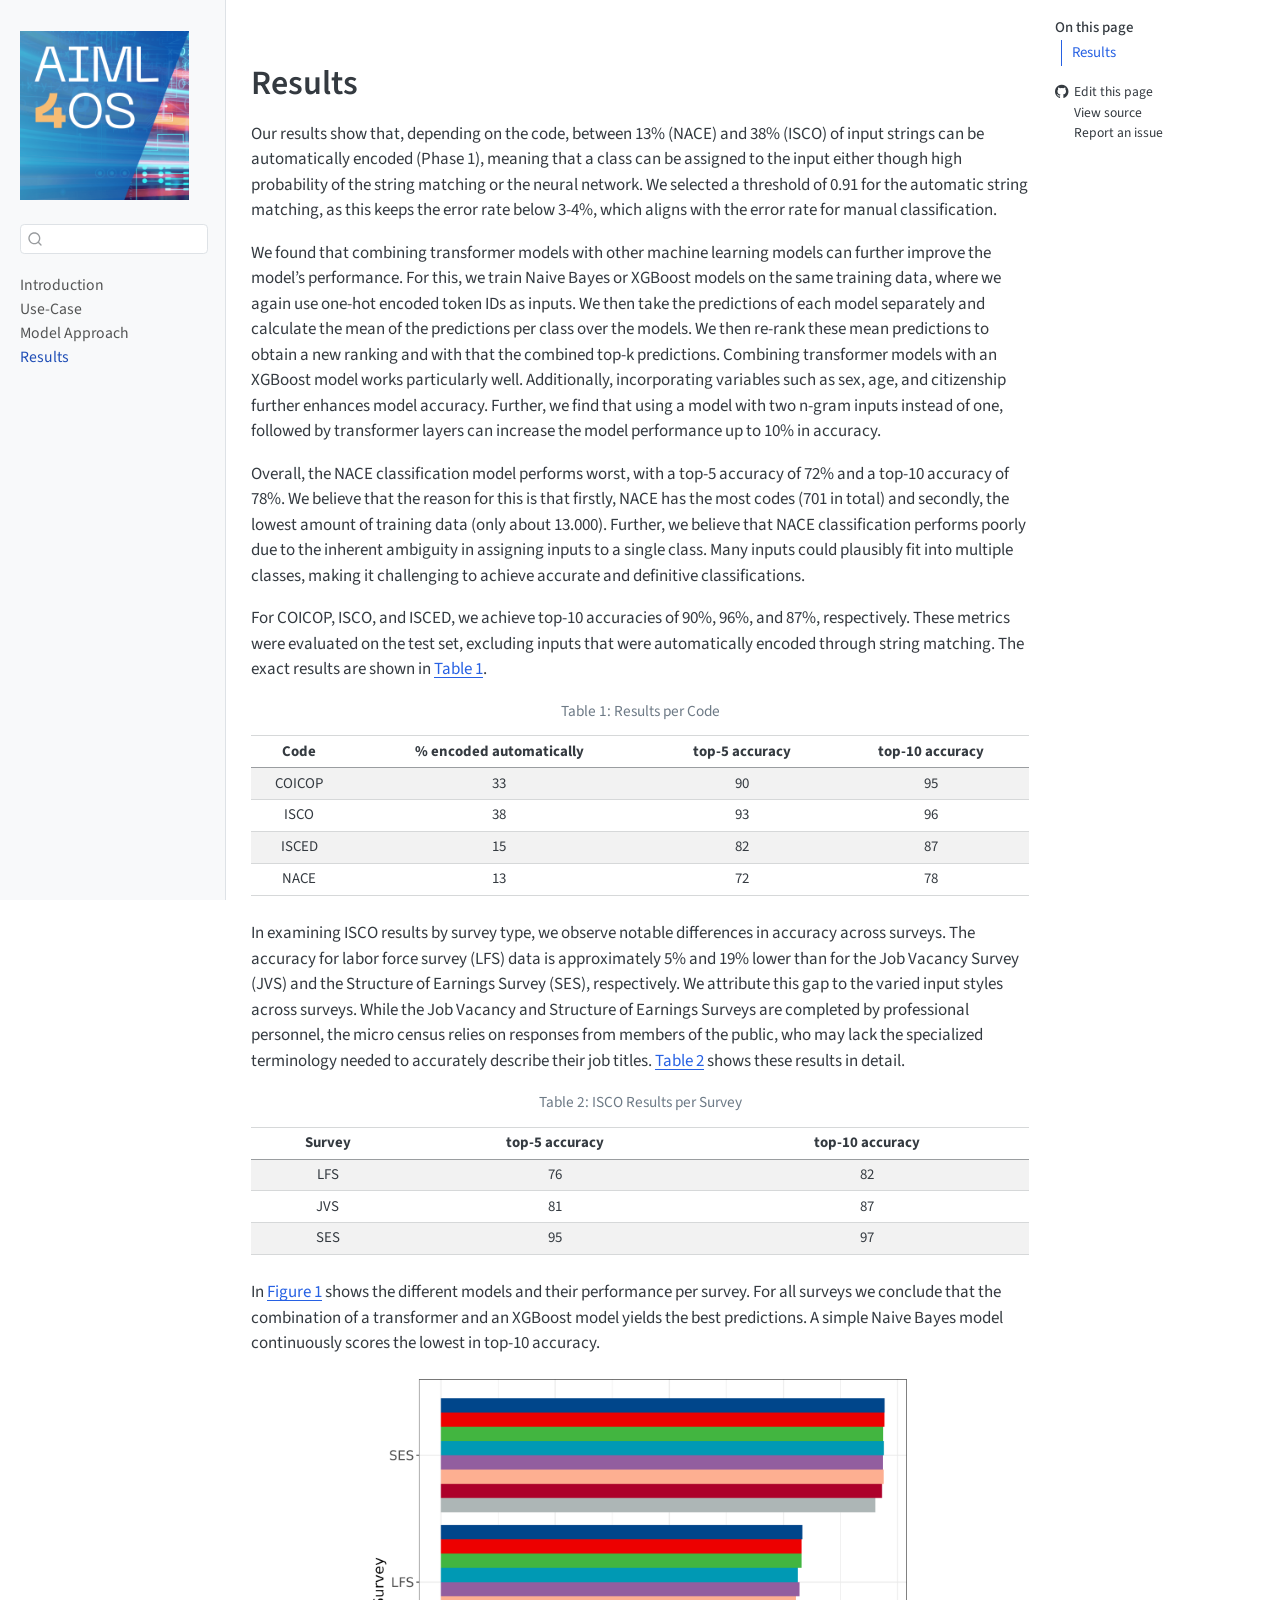
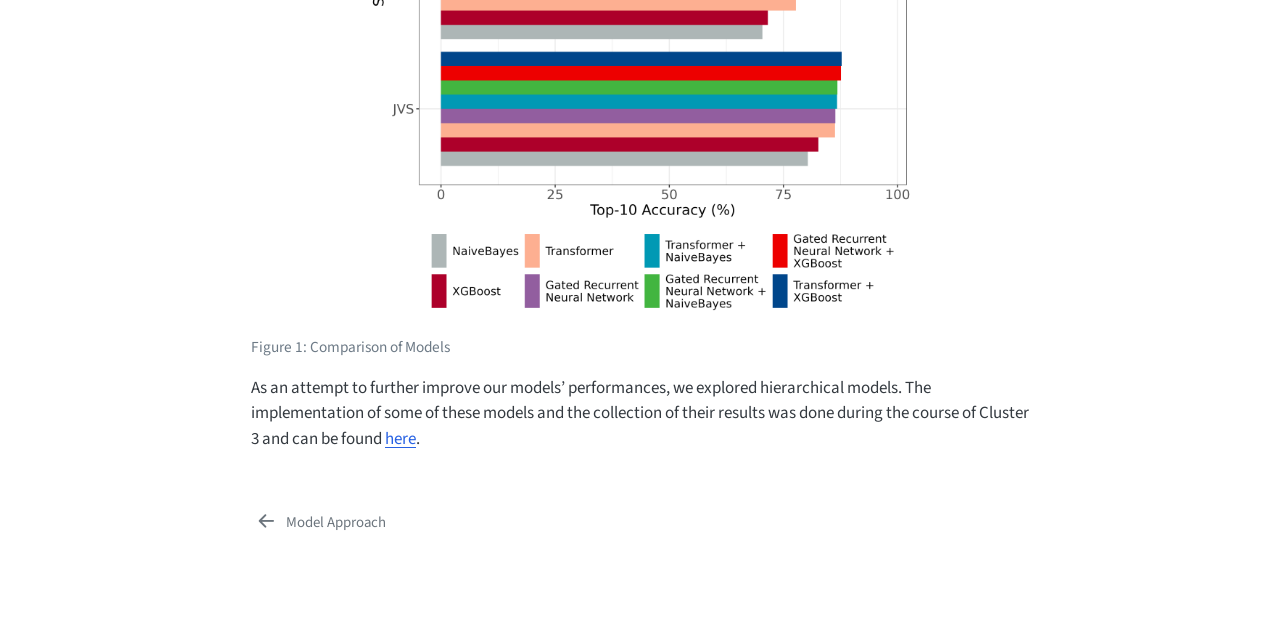
<file: chapters/chapter3.html>
<!DOCTYPE html>
<html xmlns="http://www.w3.org/1999/xhtml" lang="en" xml:lang="en"><head>

<meta charset="utf-8">
<meta name="generator" content="quarto-1.10.18">

<meta name="viewport" content="width=device-width, initial-scale=1.0, user-scalable=yes">


<title>chapter3 – AIML4OS WP10 - Cluster 2</title>
<style>
/* Default styles provided by pandoc.
** See https://pandoc.org/MANUAL.html#variables-for-html for config info.
*/
span.smallcaps{font-variant: small-caps;}
div.columns{display: flex; gap: 1.5em;}
div.column{flex: auto;}
@media screen {
div.columns{gap: min(4vw, 1.5em);}
div.column{overflow-x: auto;}
}
div.hanging-indent{margin-left: 1.5em; text-indent: -1.5em;}
ul.task-list{list-style: none;}
ul.task-list li input[type="checkbox"] {
  width: 0.8em;
  margin: 0 0.8em 0.2em -1em; /* quarto-specific, see https://github.com/quarto-dev/quarto-cli/issues/4556 */ 
  vertical-align: middle;
}
</style>


<script src="../site_libs/quarto-nav/quarto-nav.js"></script>
<script src="../site_libs/quarto-nav/headroom.min.js"></script>
<script src="../site_libs/clipboard/clipboard.min.js"></script>
<script src="../site_libs/quarto-search/autocomplete.umd.js"></script>
<script src="../site_libs/quarto-search/fuse.min.js"></script>
<script src="../site_libs/quarto-search/quarto-search.js"></script>
<meta name="quarto:offset" content="../">
<link href="../chapters/chapter2.html" rel="prev">
<script src="../site_libs/quarto-html/quarto.js" type="module"></script>
<script src="../site_libs/quarto-html/tabsets/tabsets.js" type="module"></script>
<script src="../site_libs/quarto-html/popper.min.js"></script>
<script src="../site_libs/quarto-html/tippy.umd.min.js"></script>
<script src="../site_libs/quarto-html/anchor.min.js"></script>
<link href="../site_libs/quarto-html/tippy.css" rel="stylesheet">
<link href="../site_libs/quarto-html/quarto-syntax-highlighting-64a204ab8560d761af7679ceaba22944.css" rel="stylesheet" id="quarto-text-highlighting-styles">
<script src="../site_libs/bootstrap/bootstrap.min.js"></script>
<link href="../site_libs/bootstrap/bootstrap-icons.css" rel="stylesheet">
<link href="../site_libs/bootstrap/bootstrap-24c09a13944ec7e1f31d2917b1251fc2.min.css" rel="stylesheet" append-hash="true" id="quarto-bootstrap" data-mode="light">
<script id="quarto-search-options" type="application/json">{
  "location": "sidebar",
  "copy-button": false,
  "collapse-after": 3,
  "panel-placement": "start",
  "type": "textbox",
  "limit": 50,
  "keyboard-shortcut": [
    "f",
    "/",
    "s"
  ],
  "show-item-context": false,
  "language": {
    "search-no-results-text": "No results",
    "search-matching-documents-text": "matching documents",
    "search-copy-link-title": "Copy link to search",
    "search-hide-matches-text": "Hide additional matches",
    "search-more-match-text": "more match in this document",
    "search-more-matches-text": "more matches in this document",
    "search-clear-button-title": "Clear",
    "search-text-placeholder": "",
    "search-detached-cancel-button-title": "Cancel",
    "search-submit-button-title": "Submit",
    "search-label": "Search"
  }
}</script>


<link rel="stylesheet" href="../styles.css">
</head>

<body class="nav-sidebar docked quarto-light">

<div id="quarto-search-results"></div>
  <header id="quarto-header" class="headroom fixed-top">
  <nav class="quarto-secondary-nav">
    <div class="container-fluid d-flex">
      <button type="button" class="quarto-btn-toggle btn" data-bs-toggle="collapse" role="button" data-bs-target=".quarto-sidebar-collapse-item" aria-controls="quarto-sidebar" aria-expanded="false" aria-label="Toggle sidebar navigation" onclick="if (window.quartoToggleHeadroom) { window.quartoToggleHeadroom(); }">
        <i class="bi bi-layout-text-sidebar-reverse"></i>
      </button>
        <nav class="quarto-page-breadcrumbs" aria-label="breadcrumb"><ol class="breadcrumb"><li class="breadcrumb-item"><a href="../chapters/chapter3.html">Results</a></li></ol></nav>
        <a class="flex-grow-1" role="navigation" data-bs-toggle="collapse" data-bs-target=".quarto-sidebar-collapse-item" aria-controls="quarto-sidebar" aria-expanded="false" aria-label="Toggle sidebar navigation" onclick="if (window.quartoToggleHeadroom) { window.quartoToggleHeadroom(); }">      
        </a>
      <button type="button" class="btn quarto-search-button" aria-label="Search" onclick="window.quartoOpenSearch();">
        <i class="bi bi-search"></i>
      </button>
    </div>
  </nav>
</header>
<!-- content -->
<div id="quarto-content" class="quarto-container page-columns page-rows-contents page-layout-article">
<!-- sidebar -->
  <nav id="quarto-sidebar" class="sidebar collapse collapse-horizontal quarto-sidebar-collapse-item sidebar-navigation docked overflow-auto">
    <div class="pt-lg-2 mt-2 text-left sidebar-header">
      <a href="../index.html" class="sidebar-logo-link">
      <img src="../resources/profile/main3.png" alt="" class="sidebar-logo light-content py-0 d-lg-inline d-none">
      <img src="../resources/profile/main3.png" alt="" class="sidebar-logo dark-content py-0 d-lg-inline d-none">
      </a>
      </div>
        <div class="mt-2 flex-shrink-0 align-items-center">
        <div class="sidebar-search">
        <div id="quarto-search" class="" title="Search"></div>
        </div>
        </div>
    <div class="sidebar-menu-container"> 
    <ul class="list-unstyled mt-1">
        <li class="sidebar-item">
  <div class="sidebar-item-container"> 
  <a href="../index.html" class="sidebar-item-text sidebar-link">
 <span class="menu-text">Introduction</span></a>
  </div>
</li>
        <li class="sidebar-item">
  <div class="sidebar-item-container"> 
  <a href="../chapters/chapter1.html" class="sidebar-item-text sidebar-link">
 <span class="menu-text">Use-Case</span></a>
  </div>
</li>
        <li class="sidebar-item">
  <div class="sidebar-item-container"> 
  <a href="../chapters/chapter2.html" class="sidebar-item-text sidebar-link">
 <span class="menu-text">Model Approach</span></a>
  </div>
</li>
        <li class="sidebar-item">
  <div class="sidebar-item-container"> 
  <a href="../chapters/chapter3.html" class="sidebar-item-text sidebar-link active">
 <span class="menu-text">Results</span></a>
  </div>
</li>
    </ul>
    </div>
</nav>
<div id="quarto-sidebar-glass" class="quarto-sidebar-collapse-item" data-bs-toggle="collapse" data-bs-target=".quarto-sidebar-collapse-item"></div>
<!-- margin-sidebar -->
    <div id="quarto-margin-sidebar" class="sidebar margin-sidebar">
        <nav id="TOC" role="doc-toc" class="toc-active">
    <h2 id="toc-title">On this page</h2>
   
  <ul>
  <li><a href="#results" id="toc-results" class="nav-link active" data-scroll-target="#results">Results</a></li>
  </ul>
<div class="toc-actions"><ul><li><a href="https://github.com/AIML4OS/WP10_Cluster2_TransformerClassification/edit/main/chapters/chapter3.qmd" class="toc-action"><i class="bi bi-github"></i>Edit this page</a></li><li><a href="https://github.com/AIML4OS/WP10_Cluster2_TransformerClassification/blob/main/chapters/chapter3.qmd" class="toc-action"><i class="bi empty"></i>View source</a></li><li><a href="https://github.com/AIML4OS/WP10_Cluster2_TransformerClassification/issues/new" class="toc-action"><i class="bi empty"></i>Report an issue</a></li></ul></div></nav>
    </div>
<!-- main -->
<main class="content" id="quarto-document-content"><header id="title-block-header" class="quarto-title-block"></header>




<section id="results" class="level1">
<h1>Results</h1>
<p>Our results show that, depending on the code, between 13% (NACE) and 38% (ISCO) of input strings can be automatically encoded (Phase 1), meaning that a class can be assigned to the input either though high probability of the string matching or the neural network. We selected a threshold of 0.91 for the automatic string matching, as this keeps the error rate below 3-4%, which aligns with the error rate for manual classification.</p>
<p>We found that combining transformer models with other machine learning models can further improve the model’s performance. For this, we train Naive Bayes or XGBoost models on the same training data, where we again use one-hot encoded token IDs as inputs. We then take the predictions of each model separately and calculate the mean of the predictions per class over the models. We then re-rank these mean predictions to obtain a new ranking and with that the combined top-k predictions. Combining transformer models with an XGBoost model works particularly well. Additionally, incorporating variables such as sex, age, and citizenship further enhances model accuracy. Further, we find that using a model with two n-gram inputs instead of one, followed by transformer layers can increase the model performance up to 10% in accuracy.</p>
<p>Overall, the NACE classification model performs worst, with a top-5 accuracy of 72% and a top-10 accuracy of 78%. We believe that the reason for this is that firstly, NACE has the most codes (701 in total) and secondly, the lowest amount of training data (only about 13.000). Further, we believe that NACE classification performs poorly due to the inherent ambiguity in assigning inputs to a single class. Many inputs could plausibly fit into multiple classes, making it challenging to achieve accurate and definitive classifications.</p>
<p>For COICOP, ISCO, and ISCED, we achieve top-10 accuracies of 90%, 96%, and 87%, respectively. These metrics were evaluated on the test set, excluding inputs that were automatically encoded through string matching. The exact results are shown in <a href="#tbl-results" class="quarto-xref">Table&nbsp;1</a>.</p>
<div class="cell" data-tbl-align="center">
<div id="tbl-results" class="cell quarto-float quarto-figure quarto-figure-center anchored" data-tbl-align="center">
<figure class="quarto-float quarto-float-tbl figure">
<figcaption class="quarto-float-caption-top quarto-float-caption quarto-float-tbl" id="tbl-results-caption-0ceaefa1-69ba-4598-a22c-09a6ac19f8ca">
Table&nbsp;1: Results per Code
</figcaption>
<div aria-describedby="tbl-results-caption-0ceaefa1-69ba-4598-a22c-09a6ac19f8ca">
<div class="cell-output-display">
<table class="cell caption-top table table-sm table-striped small">
<thead>
<tr class="header">
<th style="text-align: center;">Code</th>
<th style="text-align: center;">% encoded automatically</th>
<th style="text-align: center;">top-5 accuracy</th>
<th style="text-align: center;">top-10 accuracy</th>
</tr>
</thead>
<tbody>
<tr class="odd">
<td style="text-align: center;">COICOP</td>
<td style="text-align: center;">33</td>
<td style="text-align: center;">90</td>
<td style="text-align: center;">95</td>
</tr>
<tr class="even">
<td style="text-align: center;">ISCO</td>
<td style="text-align: center;">38</td>
<td style="text-align: center;">93</td>
<td style="text-align: center;">96</td>
</tr>
<tr class="odd">
<td style="text-align: center;">ISCED</td>
<td style="text-align: center;">15</td>
<td style="text-align: center;">82</td>
<td style="text-align: center;">87</td>
</tr>
<tr class="even">
<td style="text-align: center;">NACE</td>
<td style="text-align: center;">13</td>
<td style="text-align: center;">72</td>
<td style="text-align: center;">78</td>
</tr>
</tbody>
</table>
</div>
</div>
</figure>
</div>
</div>
<p>In examining ISCO results by survey type, we observe notable differences in accuracy across surveys. The accuracy for labor force survey (LFS) data is approximately 5% and 19% lower than for the Job Vacancy Survey (JVS) and the Structure of Earnings Survey (SES), respectively. We attribute this gap to the varied input styles across surveys. While the Job Vacancy and Structure of Earnings Surveys are completed by professional personnel, the micro census relies on responses from members of the public, who may lack the specialized terminology needed to accurately describe their job titles. <a href="#tbl-isco" class="quarto-xref">Table&nbsp;2</a> shows these results in detail.</p>
<div class="cell" data-tbl-align="center">
<div id="tbl-isco" class="cell quarto-float quarto-figure quarto-figure-center anchored" data-tbl-align="center">
<figure class="quarto-float quarto-float-tbl figure">
<figcaption class="quarto-float-caption-top quarto-float-caption quarto-float-tbl" id="tbl-isco-caption-0ceaefa1-69ba-4598-a22c-09a6ac19f8ca">
Table&nbsp;2: ISCO Results per Survey
</figcaption>
<div aria-describedby="tbl-isco-caption-0ceaefa1-69ba-4598-a22c-09a6ac19f8ca">
<div class="cell-output-display">
<table class="cell caption-top table table-sm table-striped small">
<thead>
<tr class="header">
<th style="text-align: center;">Survey</th>
<th style="text-align: center;">top-5 accuracy</th>
<th style="text-align: center;">top-10 accuracy</th>
</tr>
</thead>
<tbody>
<tr class="odd">
<td style="text-align: center;">LFS</td>
<td style="text-align: center;">76</td>
<td style="text-align: center;">82</td>
</tr>
<tr class="even">
<td style="text-align: center;">JVS</td>
<td style="text-align: center;">81</td>
<td style="text-align: center;">87</td>
</tr>
<tr class="odd">
<td style="text-align: center;">SES</td>
<td style="text-align: center;">95</td>
<td style="text-align: center;">97</td>
</tr>
</tbody>
</table>
</div>
</div>
</figure>
</div>
</div>
<p>In <a href="#fig-iscores" class="quarto-xref">Figure&nbsp;1</a> shows the different models and their performance per survey. For all surveys we conclude that the combination of a transformer and an XGBoost model yields the best predictions. A simple Naive Bayes model continuously scores the lowest in top-10 accuracy.</p>
<div class="cell" data-layout-align="center">
<div class="cell-output-display">
<div id="fig-iscores" class="quarto-float quarto-figure quarto-figure-center anchored" data-fig-align="center">
<figure class="quarto-float quarto-float-fig figure">
<div aria-describedby="fig-iscores-caption-0ceaefa1-69ba-4598-a22c-09a6ac19f8ca">
<img src="images/results_per_survey.png" class="img-fluid quarto-figure quarto-figure-center figure-img" style="width:70.0%">
</div>
<figcaption class="quarto-float-caption-bottom quarto-float-caption quarto-float-fig" id="fig-iscores-caption-0ceaefa1-69ba-4598-a22c-09a6ac19f8ca">
Figure&nbsp;1: Comparison of Models
</figcaption>
</figure>
</div>
</div>
</div>
<p>As an attempt to further improve our models’ performances, we explored hierarchical models. The implementation of some of these models and the collection of their results was done during the course of Cluster 3 and can be found <a href="https://aiml4os.github.io/WP10_Cluster3_HierarchicalClassificationModels/">here</a>.</p>


</section>

</main> <!-- /main -->
<script id="quarto-html-after-body" type="application/javascript">
  window.document.addEventListener("DOMContentLoaded", function (event) {
    const icon = "";
    const anchorJS = new window.AnchorJS();
    anchorJS.options = {
      placement: 'right',
      icon: icon
    };
    anchorJS.add('.anchored');
    const isCodeAnnotation = (el) => {
      for (const clz of el.classList) {
        if (clz.startsWith('code-annotation-')) {                     
          return true;
        }
      }
      return false;
    }
    const onCopySuccess = function(e) {
      // button target
      const button = e.trigger;
      // don't keep focus
      button.blur();
      // flash "checked"
      button.classList.add('code-copy-button-checked');
      var currentTitle = button.getAttribute("title");
      button.setAttribute("title", "Copied!");
      let tooltip;
      if (window.bootstrap) {
        button.setAttribute("data-bs-toggle", "tooltip");
        button.setAttribute("data-bs-placement", "left");
        button.setAttribute("data-bs-title", "Copied!");
        tooltip = new bootstrap.Tooltip(button, 
          { trigger: "manual", 
            customClass: "code-copy-button-tooltip",
            offset: [0, -8]});
        tooltip.show();    
      }
      setTimeout(function() {
        if (tooltip) {
          tooltip.hide();
          button.removeAttribute("data-bs-title");
          button.removeAttribute("data-bs-toggle");
          button.removeAttribute("data-bs-placement");
        }
        button.setAttribute("title", currentTitle);
        button.classList.remove('code-copy-button-checked');
      }, 1000);
      // clear code selection
      e.clearSelection();
    }
    const getTextToCopy = function(trigger) {
      const outerScaffold = trigger.parentElement.cloneNode(true);
      const codeEl = outerScaffold.querySelector('code');
      for (const childEl of codeEl.children) {
        if (isCodeAnnotation(childEl)) {
          childEl.remove();
        }
      }
      return codeEl.innerText;
    }
    const clipboard = new window.ClipboardJS('.code-copy-button:not([data-in-quarto-modal])', {
      text: getTextToCopy
    });
    clipboard.on('success', onCopySuccess);
    if (window.document.getElementById('quarto-embedded-source-code-modal')) {
      const clipboardModal = new window.ClipboardJS('.code-copy-button[data-in-quarto-modal]', {
        text: getTextToCopy,
        container: window.document.getElementById('quarto-embedded-source-code-modal')
      });
      clipboardModal.on('success', onCopySuccess);
    }
      var localhostRegex = new RegExp(/^(?:http|https):\/\/localhost\:?[0-9]*\//);
      var mailtoRegex = new RegExp(/^mailto:/);
        var filterRegex = new RegExp("https:\/\/AIML4OS\.github\.io\/WP10_Cluster2_TransformerClassification");
      var isInternal = (href) => {
          return filterRegex.test(href) || localhostRegex.test(href) || mailtoRegex.test(href);
      }
      // Inspect non-navigation links and adorn them if external
     var links = window.document.querySelectorAll('a[href]:not(.nav-link):not(.navbar-brand):not(.toc-action):not(.sidebar-link):not(.sidebar-item-toggle):not(.pagination-link):not(.no-external):not([aria-hidden]):not(.dropdown-item):not(.quarto-navigation-tool):not(.about-link)');
      for (var i=0; i<links.length; i++) {
        const link = links[i];
        if (!isInternal(link.href)) {
          // undo the damage that might have been done by quarto-nav.js in the case of
          // links that we want to consider external
          if (link.dataset.originalHref !== undefined) {
            link.href = link.dataset.originalHref;
          }
        }
      }
    function tippyHover(el, contentFn, onTriggerFn, onUntriggerFn) {
      const config = {
        allowHTML: true,
        maxWidth: 500,
        delay: 100,
        arrow: false,
        appendTo: function(el) {
            return el.parentElement;
        },
        interactive: true,
        interactiveBorder: 10,
        theme: 'quarto',
        placement: 'bottom-start',
      };
      if (contentFn) {
        config.content = contentFn;
      }
      if (onTriggerFn) {
        config.onTrigger = onTriggerFn;
      }
      if (onUntriggerFn) {
        config.onUntrigger = onUntriggerFn;
      }
      window.tippy(el, config); 
    }
    const noterefs = window.document.querySelectorAll('a[role="doc-noteref"]');
    for (var i=0; i<noterefs.length; i++) {
      const ref = noterefs[i];
      tippyHover(ref, function() {
        // use id or data attribute instead here
        let href = ref.getAttribute('data-footnote-href') || ref.getAttribute('href');
        try { href = new URL(href).hash; } catch {}
        const id = href.replace(/^#\/?/, "");
        const note = window.document.getElementById(id);
        if (note) {
          return note.innerHTML;
        } else {
          return "";
        }
      });
    }
    const xrefs = window.document.querySelectorAll('a.quarto-xref');
    const processXRef = (id, note) => {
      // Strip column container classes
      const stripColumnClz = (el) => {
        el.classList.remove("page-full", "page-columns");
        if (el.children) {
          for (const child of el.children) {
            stripColumnClz(child);
          }
        }
      }
      stripColumnClz(note)
      if (id === null || id.startsWith('sec-')) {
        // Special case sections, only their first couple elements
        const container = document.createElement("div");
        if (note.children && note.children.length > 2) {
          container.appendChild(note.children[0].cloneNode(true));
          for (let i = 1; i < note.children.length; i++) {
            const child = note.children[i];
            if (child.tagName === "P" && child.innerText === "") {
              continue;
            } else {
              container.appendChild(child.cloneNode(true));
              break;
            }
          }
          if (window.Quarto?.typesetMath) {
            window.Quarto.typesetMath(container);
          }
          return container.innerHTML
        } else {
          if (window.Quarto?.typesetMath) {
            window.Quarto.typesetMath(note);
          }
          return note.innerHTML;
        }
      } else {
        // Remove any anchor links if they are present
        const anchorLink = note.querySelector('a.anchorjs-link');
        if (anchorLink) {
          anchorLink.remove();
        }
        if (window.Quarto?.typesetMath) {
          window.Quarto.typesetMath(note);
        }
        if (note.classList.contains("callout")) {
          return note.outerHTML;
        } else {
          return note.innerHTML;
        }
      }
    }
    for (var i=0; i<xrefs.length; i++) {
      const xref = xrefs[i];
      tippyHover(xref, undefined, function(instance) {
        instance.disable();
        let url = xref.getAttribute('href');
        let hash = undefined; 
        if (url.startsWith('#')) {
          hash = url;
        } else {
          try { hash = new URL(url).hash; } catch {}
        }
        if (hash) {
          const id = hash.replace(/^#\/?/, "");
          const note = window.document.getElementById(id);
          if (note !== null) {
            try {
              const html = processXRef(id, note.cloneNode(true));
              instance.setContent(html);
            } finally {
              instance.enable();
              instance.show();
            }
          } else {
            // See if we can fetch this
            fetch(url.split('#')[0])
            .then(res => res.text())
            .then(html => {
              const parser = new DOMParser();
              const htmlDoc = parser.parseFromString(html, "text/html");
              const note = htmlDoc.getElementById(id);
              if (note !== null) {
                const html = processXRef(id, note);
                instance.setContent(html);
              } 
            }).finally(() => {
              instance.enable();
              instance.show();
            });
          }
        } else {
          // See if we can fetch a full url (with no hash to target)
          // This is a special case and we should probably do some content thinning / targeting
          fetch(url)
          .then(res => res.text())
          .then(html => {
            const parser = new DOMParser();
            const htmlDoc = parser.parseFromString(html, "text/html");
            const note = htmlDoc.querySelector('main.content');
            if (note !== null) {
              // This should only happen for chapter cross references
              // (since there is no id in the URL)
              // remove the first header
              if (note.children.length > 0 && note.children[0].tagName === "HEADER") {
                note.children[0].remove();
              }
              const html = processXRef(null, note);
              instance.setContent(html);
            } 
          }).finally(() => {
            instance.enable();
            instance.show();
          });
        }
      }, function(instance) {
      });
    }
        let selectedAnnoteEl;
        const selectorForAnnotation = ( cell, annotation) => {
          let cellAttr = 'data-code-cell="' + cell + '"';
          let lineAttr = 'data-code-annotation="' +  annotation + '"';
          const selector = 'span[' + cellAttr + '][' + lineAttr + ']';
          return selector;
        }
        const selectCodeLines = (annoteEl) => {
          const doc = window.document;
          const targetCell = annoteEl.getAttribute("data-target-cell");
          const targetAnnotation = annoteEl.getAttribute("data-target-annotation");
          const annoteSpan = window.document.querySelector(selectorForAnnotation(targetCell, targetAnnotation));
          const lines = annoteSpan.getAttribute("data-code-lines").split(",");
          const lineIds = lines.map((line) => {
            return targetCell + "-" + line;
          })
          let top = null;
          let height = null;
          let parent = null;
          if (lineIds.length > 0) {
              //compute the position of the single el (top and bottom and make a div)
              const el = window.document.getElementById(lineIds[0]);
              top = el.offsetTop;
              height = el.offsetHeight;
              parent = el.parentElement.parentElement;
            if (lineIds.length > 1) {
              const lastEl = window.document.getElementById(lineIds[lineIds.length - 1]);
              const bottom = lastEl.offsetTop + lastEl.offsetHeight;
              height = bottom - top;
            }
            if (top !== null && height !== null && parent !== null) {
              // cook up a div (if necessary) and position it 
              let div = window.document.getElementById("code-annotation-line-highlight");
              if (div === null) {
                div = window.document.createElement("div");
                div.setAttribute("id", "code-annotation-line-highlight");
                div.style.position = 'absolute';
                parent.appendChild(div);
              }
              div.style.top = top - 2 + "px";
              div.style.height = height + 4 + "px";
              div.style.left = 0;
              let gutterDiv = window.document.getElementById("code-annotation-line-highlight-gutter");
              if (gutterDiv === null) {
                gutterDiv = window.document.createElement("div");
                gutterDiv.setAttribute("id", "code-annotation-line-highlight-gutter");
                gutterDiv.style.position = 'absolute';
                const codeCell = window.document.getElementById(targetCell);
                const gutter = codeCell.querySelector('.code-annotation-gutter');
                gutter.appendChild(gutterDiv);
              }
              gutterDiv.style.top = top - 2 + "px";
              gutterDiv.style.height = height + 4 + "px";
            }
            selectedAnnoteEl = annoteEl;
          }
        };
        const unselectCodeLines = () => {
          const elementsIds = ["code-annotation-line-highlight", "code-annotation-line-highlight-gutter"];
          elementsIds.forEach((elId) => {
            const div = window.document.getElementById(elId);
            if (div) {
              div.remove();
            }
          });
          selectedAnnoteEl = undefined;
        };
          // Handle positioning of the toggle
      window.addEventListener(
        "resize",
        throttle(() => {
          elRect = undefined;
          if (selectedAnnoteEl) {
            selectCodeLines(selectedAnnoteEl);
          }
        }, 10)
      );
      function throttle(fn, ms) {
      let throttle = false;
      let timer;
        return (...args) => {
          if(!throttle) { // first call gets through
              fn.apply(this, args);
              throttle = true;
          } else { // all the others get throttled
              if(timer) clearTimeout(timer); // cancel #2
              timer = setTimeout(() => {
                fn.apply(this, args);
                timer = throttle = false;
              }, ms);
          }
        };
      }
        // Attach click handler to the DT
        const annoteDls = window.document.querySelectorAll('dt[data-target-cell]');
        for (const annoteDlNode of annoteDls) {
          annoteDlNode.addEventListener('click', (event) => {
            const clickedEl = event.target;
            if (clickedEl !== selectedAnnoteEl) {
              unselectCodeLines();
              const activeEl = window.document.querySelector('dt[data-target-cell].code-annotation-active');
              if (activeEl) {
                activeEl.classList.remove('code-annotation-active');
              }
              selectCodeLines(clickedEl);
              clickedEl.classList.add('code-annotation-active');
            } else {
              // Unselect the line
              unselectCodeLines();
              clickedEl.classList.remove('code-annotation-active');
            }
          });
        }
    const findCites = (el) => {
      const parentEl = el.parentElement;
      if (parentEl) {
        const cites = parentEl.dataset.cites;
        if (cites) {
          return {
            el,
            cites: cites.split(' ')
          };
        } else {
          return findCites(el.parentElement)
        }
      } else {
        return undefined;
      }
    };
    var bibliorefs = window.document.querySelectorAll('a[role="doc-biblioref"]');
    for (var i=0; i<bibliorefs.length; i++) {
      const ref = bibliorefs[i];
      const citeInfo = findCites(ref);
      if (citeInfo) {
        tippyHover(citeInfo.el, function() {
          var popup = window.document.createElement('div');
          citeInfo.cites.forEach(function(cite) {
            var citeDiv = window.document.createElement('div');
            citeDiv.classList.add('hanging-indent');
            citeDiv.classList.add('csl-entry');
            var biblioDiv = window.document.getElementById('ref-' + cite);
            if (biblioDiv) {
              citeDiv.innerHTML = biblioDiv.innerHTML;
            }
            popup.appendChild(citeDiv);
          });
          return popup.innerHTML;
        });
      }
    }
  });
  </script>
<nav class="page-navigation">
  <div class="nav-page nav-page-previous">
      <a href="../chapters/chapter2.html" class="pagination-link" aria-label="Model Approach">
        <i class="bi bi-arrow-left-short"></i> <span class="nav-page-text">Model Approach</span>
      </a>          
  </div>
  <div class="nav-page nav-page-next">
  </div>
</nav>
</div> <!-- /content -->




<footer class="footer"><div class="nav-footer"><div class="nav-footer-center"><div class="toc-actions d-sm-block d-md-none"><ul><li><a href="https://github.com/AIML4OS/WP10_Cluster2_TransformerClassification/edit/main/chapters/chapter3.qmd" class="toc-action"><i class="bi bi-github"></i>Edit this page</a></li><li><a href="https://github.com/AIML4OS/WP10_Cluster2_TransformerClassification/blob/main/chapters/chapter3.qmd" class="toc-action"><i class="bi empty"></i>View source</a></li><li><a href="https://github.com/AIML4OS/WP10_Cluster2_TransformerClassification/issues/new" class="toc-action"><i class="bi empty"></i>Report an issue</a></li></ul></div></div></div></footer></body></html>
</file>
<file: site_libs/quarto-html/tippy.css>
.tippy-box[data-animation=fade][data-state=hidden]{opacity:0}[data-tippy-root]{max-width:calc(100vw - 10px)}.tippy-box{position:relative;background-color:#333;color:#fff;border-radius:4px;font-size:14px;line-height:1.4;white-space:normal;outline:0;transition-property:transform,visibility,opacity}.tippy-box[data-placement^=top]>.tippy-arrow{bottom:0}.tippy-box[data-placement^=top]>.tippy-arrow:before{bottom:-7px;left:0;border-width:8px 8px 0;border-top-color:initial;transform-origin:center top}.tippy-box[data-placement^=bottom]>.tippy-arrow{top:0}.tippy-box[data-placement^=bottom]>.tippy-arrow:before{top:-7px;left:0;border-width:0 8px 8px;border-bottom-color:initial;transform-origin:center bottom}.tippy-box[data-placement^=left]>.tippy-arrow{right:0}.tippy-box[data-placement^=left]>.tippy-arrow:before{border-width:8px 0 8px 8px;border-left-color:initial;right:-7px;transform-origin:center left}.tippy-box[data-placement^=right]>.tippy-arrow{left:0}.tippy-box[data-placement^=right]>.tippy-arrow:before{left:-7px;border-width:8px 8px 8px 0;border-right-color:initial;transform-origin:center right}.tippy-box[data-inertia][data-state=visible]{transition-timing-function:cubic-bezier(.54,1.5,.38,1.11)}.tippy-arrow{width:16px;height:16px;color:#333}.tippy-arrow:before{content:"";position:absolute;border-color:transparent;border-style:solid}.tippy-content{position:relative;padding:5px 9px;z-index:1}
</file>
<file: site_libs/quarto-html/quarto-syntax-highlighting-64a204ab8560d761af7679ceaba22944.css>
/* quarto syntax highlight colors */
:root {
  --quarto-hl-ot-color: #003B4F;
  --quarto-hl-at-color: #657422;
  --quarto-hl-ss-color: #20794D;
  --quarto-hl-an-color: #5E5E5E;
  --quarto-hl-fu-color: #4758AB;
  --quarto-hl-st-color: #20794D;
  --quarto-hl-cf-color: #003B4F;
  --quarto-hl-op-color: #5E5E5E;
  --quarto-hl-er-color: #AD0000;
  --quarto-hl-bn-color: #AD0000;
  --quarto-hl-al-color: #AD0000;
  --quarto-hl-va-color: #111111;
  --quarto-hl-bu-color: inherit;
  --quarto-hl-ex-color: inherit;
  --quarto-hl-pp-color: #AD0000;
  --quarto-hl-in-color: #5E5E5E;
  --quarto-hl-vs-color: #20794D;
  --quarto-hl-wa-color: #5E5E5E;
  --quarto-hl-do-color: #5E5E5E;
  --quarto-hl-im-color: #00769E;
  --quarto-hl-ch-color: #20794D;
  --quarto-hl-dt-color: #AD0000;
  --quarto-hl-fl-color: #AD0000;
  --quarto-hl-co-color: #5E5E5E;
  --quarto-hl-cv-color: #5E5E5E;
  --quarto-hl-cn-color: #8f5902;
  --quarto-hl-sc-color: #5E5E5E;
  --quarto-hl-dv-color: #AD0000;
  --quarto-hl-kw-color: #003B4F;
}

/* other quarto variables */
:root {
  --quarto-font-monospace: SFMono-Regular, Menlo, Monaco, Consolas, "Liberation Mono", "Courier New", monospace;
}

/* syntax highlight based on Pandoc's rules */
pre > code.sourceCode > span {
  color: #003B4F;
}

code.sourceCode > span {
  color: #003B4F;
}

div.sourceCode,
div.sourceCode pre.sourceCode {
  color: #003B4F;
}

/* Normal */
code span {
  color: #003B4F;
}

/* Alert */
code span.al {
  color: #AD0000;
  font-style: inherit;
}

/* Annotation */
code span.an {
  color: #5E5E5E;
  font-style: inherit;
}

/* Attribute */
code span.at {
  color: #657422;
  font-style: inherit;
}

/* BaseN */
code span.bn {
  color: #AD0000;
  font-style: inherit;
}

/* BuiltIn */
code span.bu {
  font-style: inherit;
}

/* ControlFlow */
code span.cf {
  color: #003B4F;
  font-weight: bold;
  font-style: inherit;
}

/* Char */
code span.ch {
  color: #20794D;
  font-style: inherit;
}

/* Constant */
code span.cn {
  color: #8f5902;
  font-style: inherit;
}

/* Comment */
code span.co {
  color: #5E5E5E;
  font-style: inherit;
}

/* CommentVar */
code span.cv {
  color: #5E5E5E;
  font-style: italic;
}

/* Documentation */
code span.do {
  color: #5E5E5E;
  font-style: italic;
}

/* DataType */
code span.dt {
  color: #AD0000;
  font-style: inherit;
}

/* DecVal */
code span.dv {
  color: #AD0000;
  font-style: inherit;
}

/* Error */
code span.er {
  color: #AD0000;
  font-style: inherit;
}

/* Extension */
code span.ex {
  font-style: inherit;
}

/* Float */
code span.fl {
  color: #AD0000;
  font-style: inherit;
}

/* Function */
code span.fu {
  color: #4758AB;
  font-style: inherit;
}

/* Import */
code span.im {
  color: #00769E;
  font-style: inherit;
}

/* Information */
code span.in {
  color: #5E5E5E;
  font-style: inherit;
}

/* Keyword */
code span.kw {
  color: #003B4F;
  font-weight: bold;
  font-style: inherit;
}

/* Operator */
code span.op {
  color: #5E5E5E;
  font-style: inherit;
}

/* Other */
code span.ot {
  color: #003B4F;
  font-style: inherit;
}

/* Preprocessor */
code span.pp {
  color: #AD0000;
  font-style: inherit;
}

/* SpecialChar */
code span.sc {
  color: #5E5E5E;
  font-style: inherit;
}

/* SpecialString */
code span.ss {
  color: #20794D;
  font-style: inherit;
}

/* String */
code span.st {
  color: #20794D;
  font-style: inherit;
}

/* Variable */
code span.va {
  color: #111111;
  font-style: inherit;
}

/* VerbatimString */
code span.vs {
  color: #20794D;
  font-style: inherit;
}

/* Warning */
code span.wa {
  color: #5E5E5E;
  font-style: italic;
}

.prevent-inlining {
  content: "</";
}

/*# sourceMappingURL=9d8d5bb603a83b8298b89080a598c93b.css.map */
</file>
<file: styles.css>
/* css styles */
</file>
